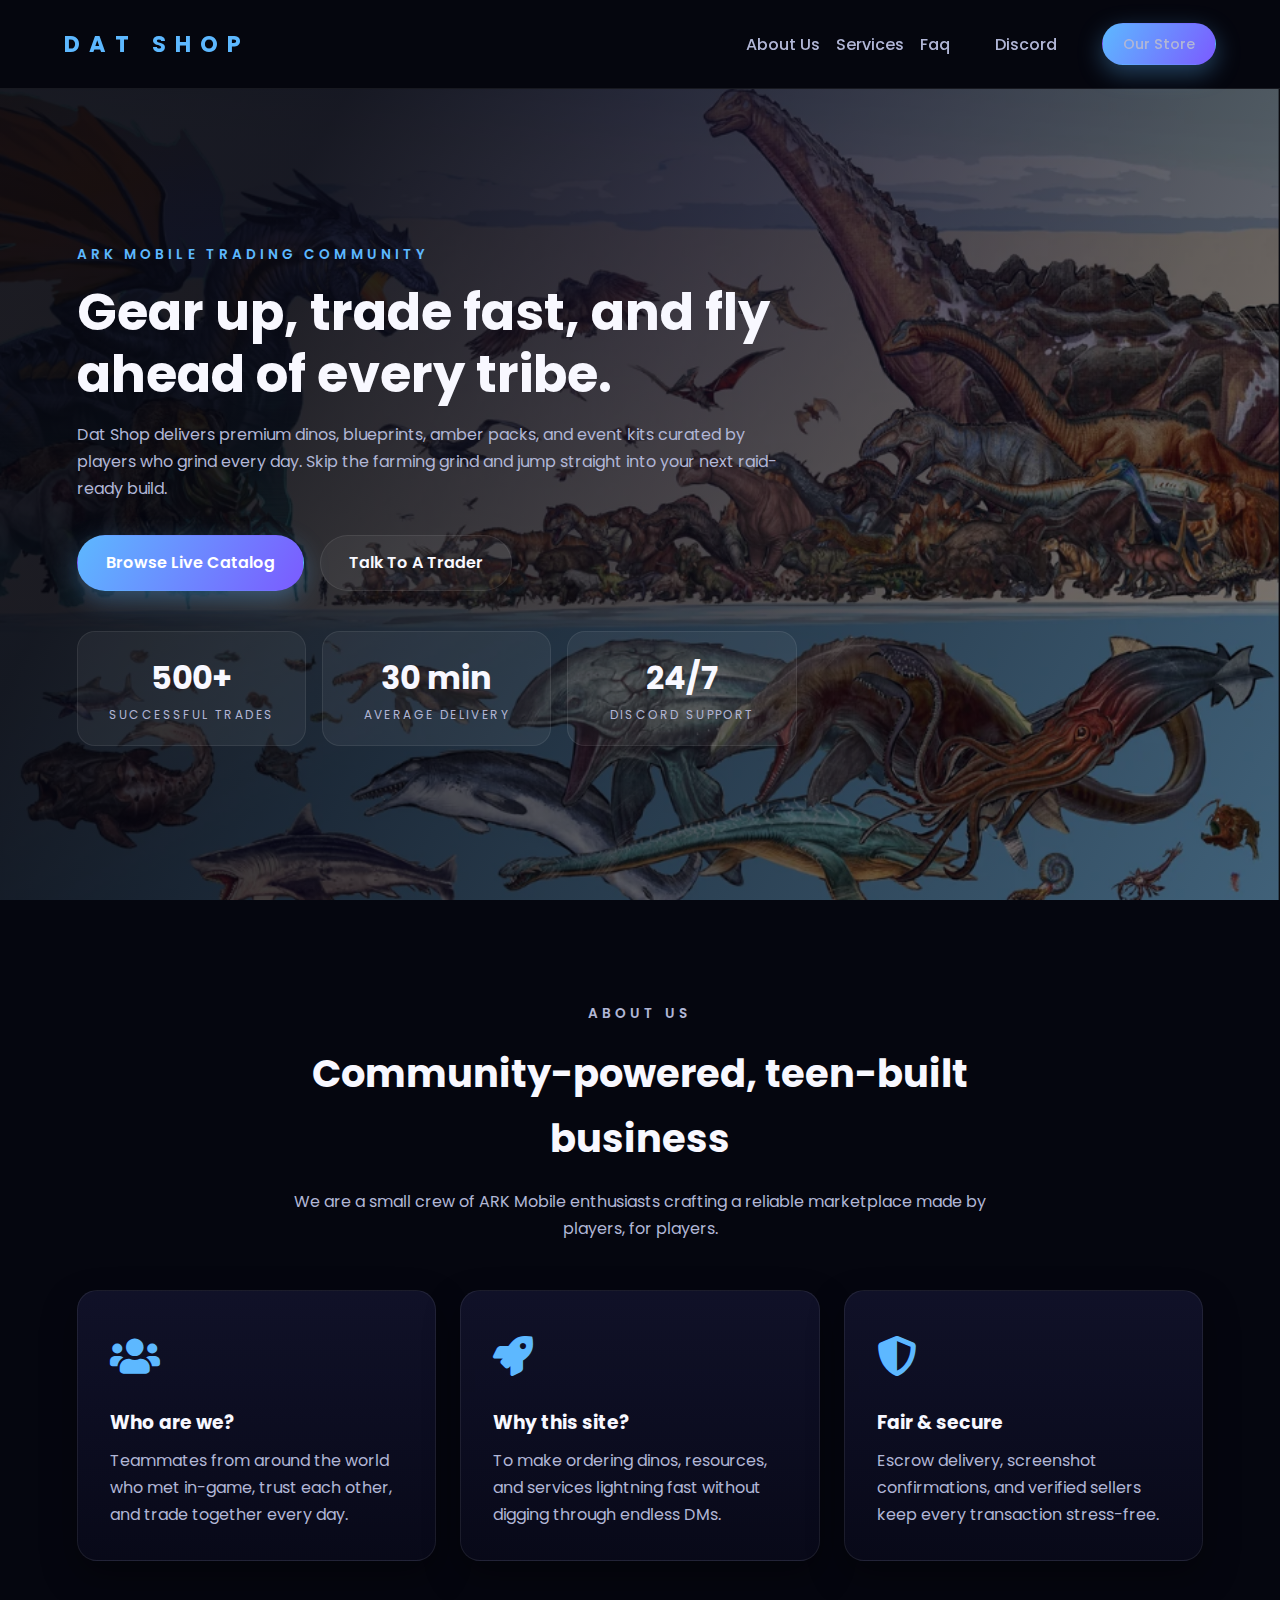
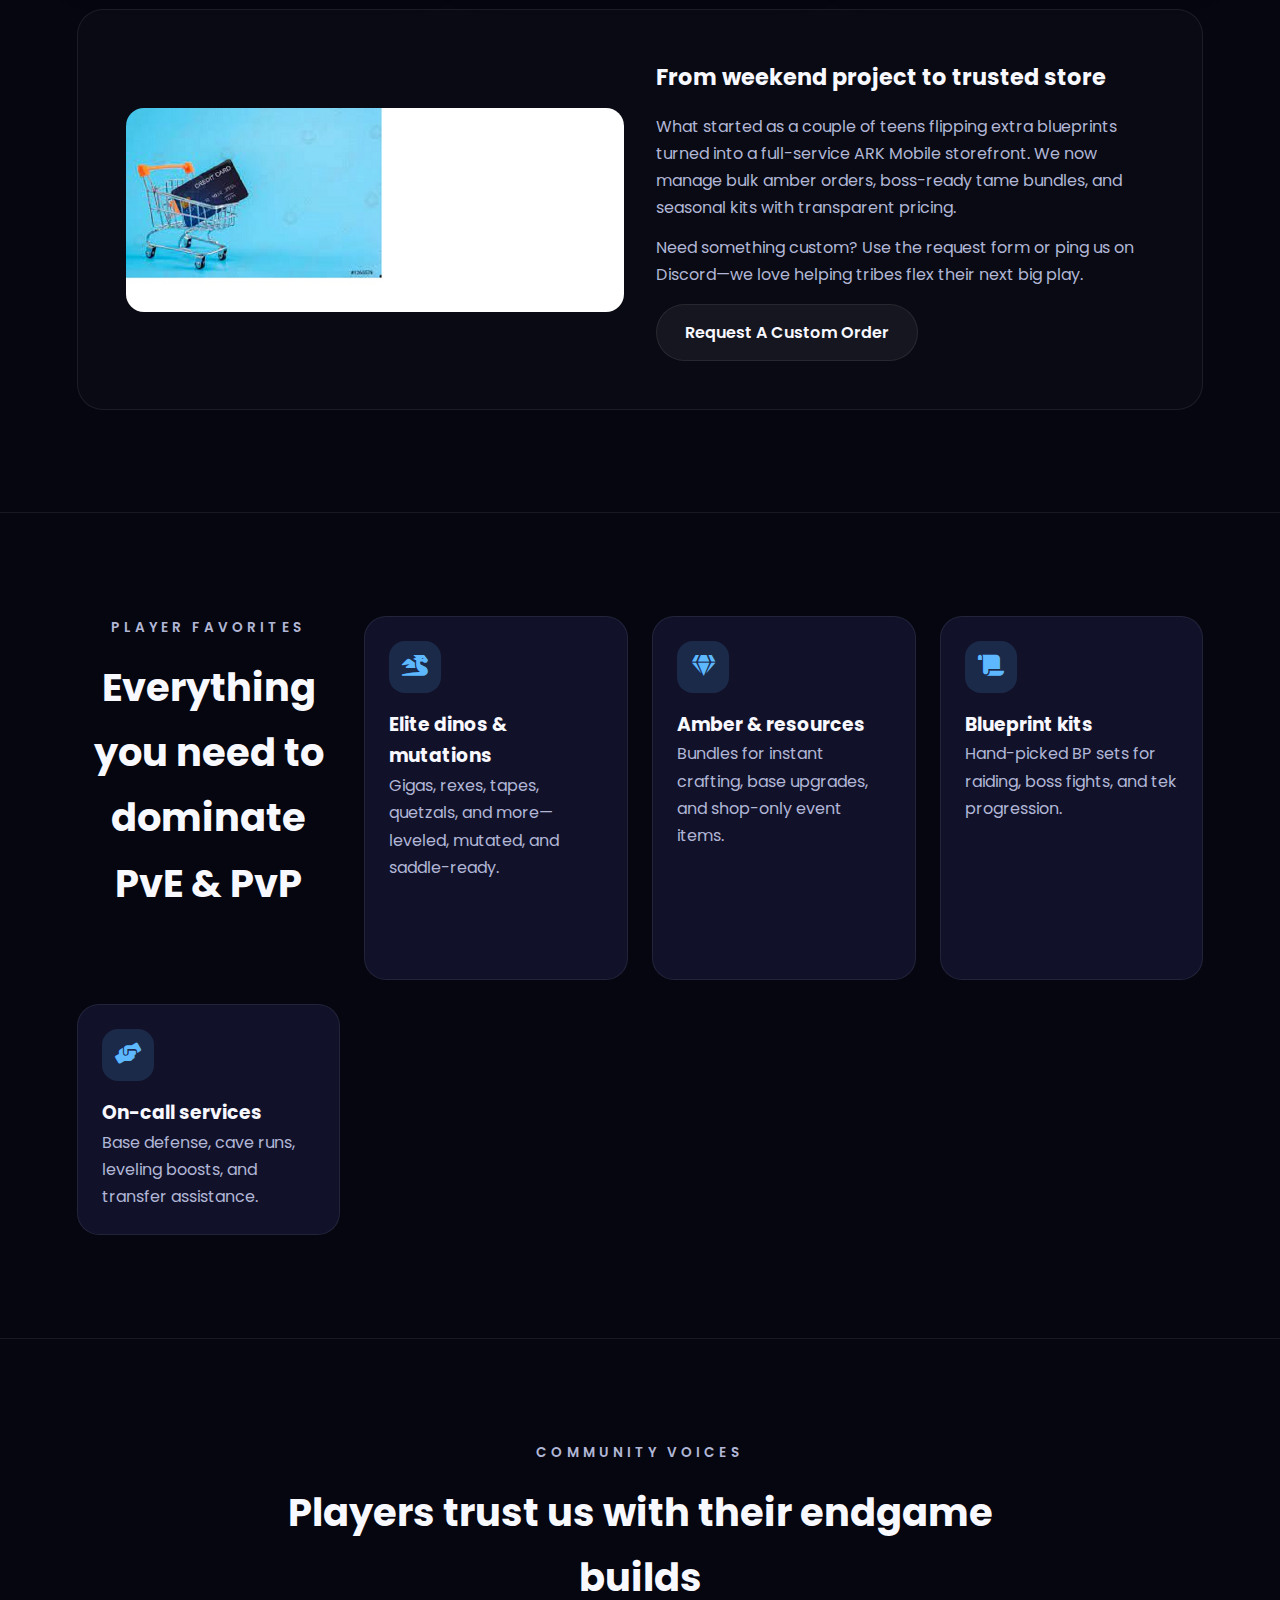
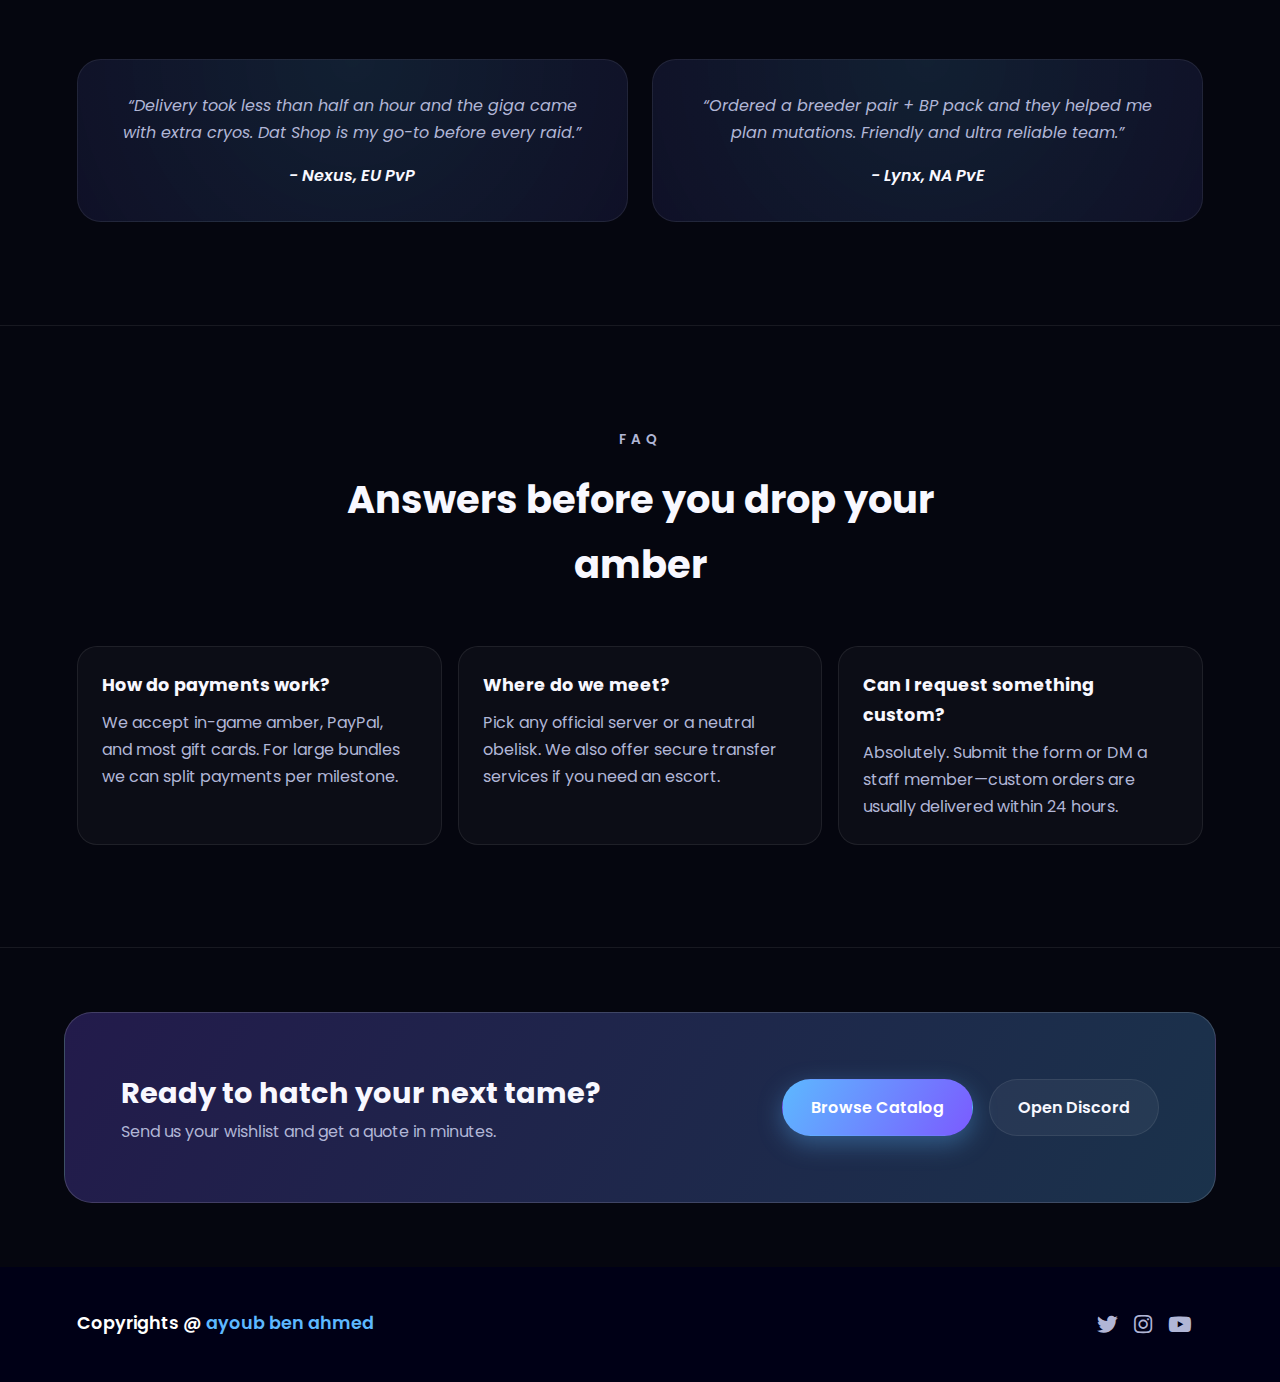
<file: index.html>
<!DOCTYPE html>
<html lang="en">
<head>
    <meta charset="UTF-8">
    <meta http-equiv="X-UA-Compatible" content="IE=edge">
    <meta name="viewport" content="width=device-width, initial-scale=1.0">
    <title>Dat Shop | ARK Mobile Marketplace</title>
    <link rel="stylesheet" href="https://cdnjs.cloudflare.com/ajax/libs/font-awesome/5.15.4/css/all.min.css">
    <link rel="stylesheet" href="style.css">
</head>
<body>
    <header class="header">
        <a href="#top" class="logo">dat shop</a>
        <nav class="nav">
            <a href="#about-us">about us</a>
            <a href="#features">services</a>
            <a href="#faq">faq</a>
            <a href="https://discord.gg/AXBxY3tTHp" class="btn btn-ghost">discord</a>
            <a href="shopdino.html" class="btn btn-primary btn-small">our store</a>
        </nav>
    </header>

    <main>
        <section class="hero" id="top">
            <div class="hero-content">
                <p class="eyebrow">ARK mobile trading community</p>
                <h1>Gear up, trade fast, and fly ahead of every tribe.</h1>
                <p class="hero-text">
                    Dat Shop delivers premium dinos, blueprints, amber packs, and event kits curated by players who
                    grind every day. Skip the farming grind and jump straight into your next raid-ready build.
                </p>
                <div class="hero-cta">
                    <a href="index2.htm" class="btn btn-primary">browse live catalog</a>
                    <a href="https://discord.gg/AXBxY3tTHp" class="btn btn-secondary">talk to a trader</a>
                </div>
                <div class="stats">
                    <div class="stat">
                        <p class="stat-value">500+</p>
                        <p class="stat-label">successful trades</p>
                    </div>
                    <div class="stat">
                        <p class="stat-value">30 min</p>
                        <p class="stat-label">average delivery</p>
                    </div>
                    <div class="stat">
                        <p class="stat-value">24/7</p>
                        <p class="stat-label">discord support</p>
                    </div>
                </div>
            </div>
        </section>

        <section id="about-us" class="content-section">
            <div class="section-title">
                <p class="eyebrow">about us</p>
                <h2>Community-powered, teen-built business</h2>
                <p>We are a small crew of ARK Mobile enthusiasts crafting a reliable marketplace made by players, for players.</p>
            </div>
            <div class="cards-grid">
                <article class="card">
                    <div class="icon"><i class="fas fa-users"></i></div>
                    <h3>Who are we?</h3>
                    <p>Teammates from around the world who met in-game, trust each other, and trade together every day.</p>
                </article>
                <article class="card">
                    <div class="icon"><i class="fas fa-rocket"></i></div>
                    <h3>Why this site?</h3>
                    <p>To make ordering dinos, resources, and services lightning fast without digging through endless DMs.</p>
                </article>
                <article class="card">
                    <div class="icon"><i class="fas fa-shield-alt"></i></div>
                    <h3>Fair & secure</h3>
                    <p>Escrow delivery, screenshot confirmations, and verified sellers keep every transaction stress-free.</p>
                </article>
            </div>
            <div class="story">
                <img src="images/shop.jpeg" alt="Dat Shop team" class="story-image">
                <div class="story-copy">
                    <h4>From weekend project to trusted store</h4>
                    <p>
                        What started as a couple of teens flipping extra blueprints turned into a full-service ARK Mobile storefront.
                        We now manage bulk amber orders, boss-ready tame bundles, and seasonal kits with transparent pricing.
                    </p>
                    <p>
                        Need something custom? Use the request form or ping us on Discord—we love helping tribes flex their next big play.
                    </p>
                    <div class="story-actions">
                        <a href="form.html" class="btn btn-secondary">request a custom order</a>
                    </div>
                </div>
            </div>
        </section>

        <section id="features" class="content-section feature-grid">
            <div class="section-title narrow">
                <p class="eyebrow">player favorites</p>
                <h2>Everything you need to dominate PvE & PvP</h2>
            </div>
            <article class="feature-card">
                <div class="feature-icon"><i class="fas fa-dragon"></i></div>
                <h3>Elite dinos & mutations</h3>
                <p>Gigas, rexes, tapes, quetzals, and more—leveled, mutated, and saddle-ready.</p>
            </article>
            <article class="feature-card">
                <div class="feature-icon"><i class="fas fa-gem"></i></div>
                <h3>Amber & resources</h3>
                <p>Bundles for instant crafting, base upgrades, and shop-only event items.</p>
            </article>
            <article class="feature-card">
                <div class="feature-icon"><i class="fas fa-scroll"></i></div>
                <h3>Blueprint kits</h3>
                <p>Hand-picked BP sets for raiding, boss fights, and tek progression.</p>
            </article>
            <article class="feature-card">
                <div class="feature-icon"><i class="fas fa-hands-helping"></i></div>
                <h3>On-call services</h3>
                <p>Base defense, cave runs, leveling boosts, and transfer assistance.</p>
            </article>
        </section>

        <section class="content-section testimonials" id="voices">
            <div class="section-title">
                <p class="eyebrow">community voices</p>
                <h2>Players trust us with their endgame builds</h2>
            </div>
            <div class="testimonial-grid">
                <article class="testimonial-card">
                    <p>“Delivery took less than half an hour and the giga came with extra cryos. Dat Shop is my go-to before every raid.”</p>
                    <span>- Nexus, EU PvP</span>
                </article>
                <article class="testimonial-card">
                    <p>“Ordered a breeder pair + BP pack and they helped me plan mutations. Friendly and ultra reliable team.”</p>
                    <span>- Lynx, NA PvE</span>
                </article>
            </div>
        </section>

        <section id="faq" class="content-section faq">
            <div class="section-title narrow">
                <p class="eyebrow">faq</p>
                <h2>Answers before you drop your amber</h2>
            </div>
            <div class="faq-grid">
                <article class="faq-item">
                    <h3>How do payments work?</h3>
                    <p>We accept in-game amber, PayPal, and most gift cards. For large bundles we can split payments per milestone.</p>
                </article>
                <article class="faq-item">
                    <h3>Where do we meet?</h3>
                    <p>Pick any official server or a neutral obelisk. We also offer secure transfer services if you need an escort.</p>
                </article>
                <article class="faq-item">
                    <h3>Can I request something custom?</h3>
                    <p>Absolutely. Submit the form or DM a staff member—custom orders are usually delivered within 24 hours.</p>
                </article>
            </div>
        </section>

        <section class="cta-strip" id="contact">
            <div class="cta-content">
                <h3>Ready to hatch your next tame?</h3>
                <p>Send us your wishlist and get a quote in minutes.</p>
            </div>
            <div class="cta-actions">
                <a href="index2.htm" class="btn btn-primary">browse catalog</a>
                <a href="https://discord.gg/AXBxY3tTHp" class="btn btn-secondary">open discord</a>
            </div>
        </section>
    </main>

    <footer class="site-footer">
        <p class="ftitle">Copyrights @ <span>ayoub ben ahmed</span></p>
        <div class="social">
            <a href="#"><i class="fab fa-twitter"></i></a>
            <a href="https://www.instagram.com/ayoub.ahmed.3557440/?hl=fr"><i class="fab fa-instagram"></i></a>
            <a href="https://www.youtube.com/channel/UC_HspOoXYJ6ZdLOut7B8agQ/featured"><i class="fab fa-youtube"></i></a>
        </div>
    </footer>
</body>
</html>
</file>
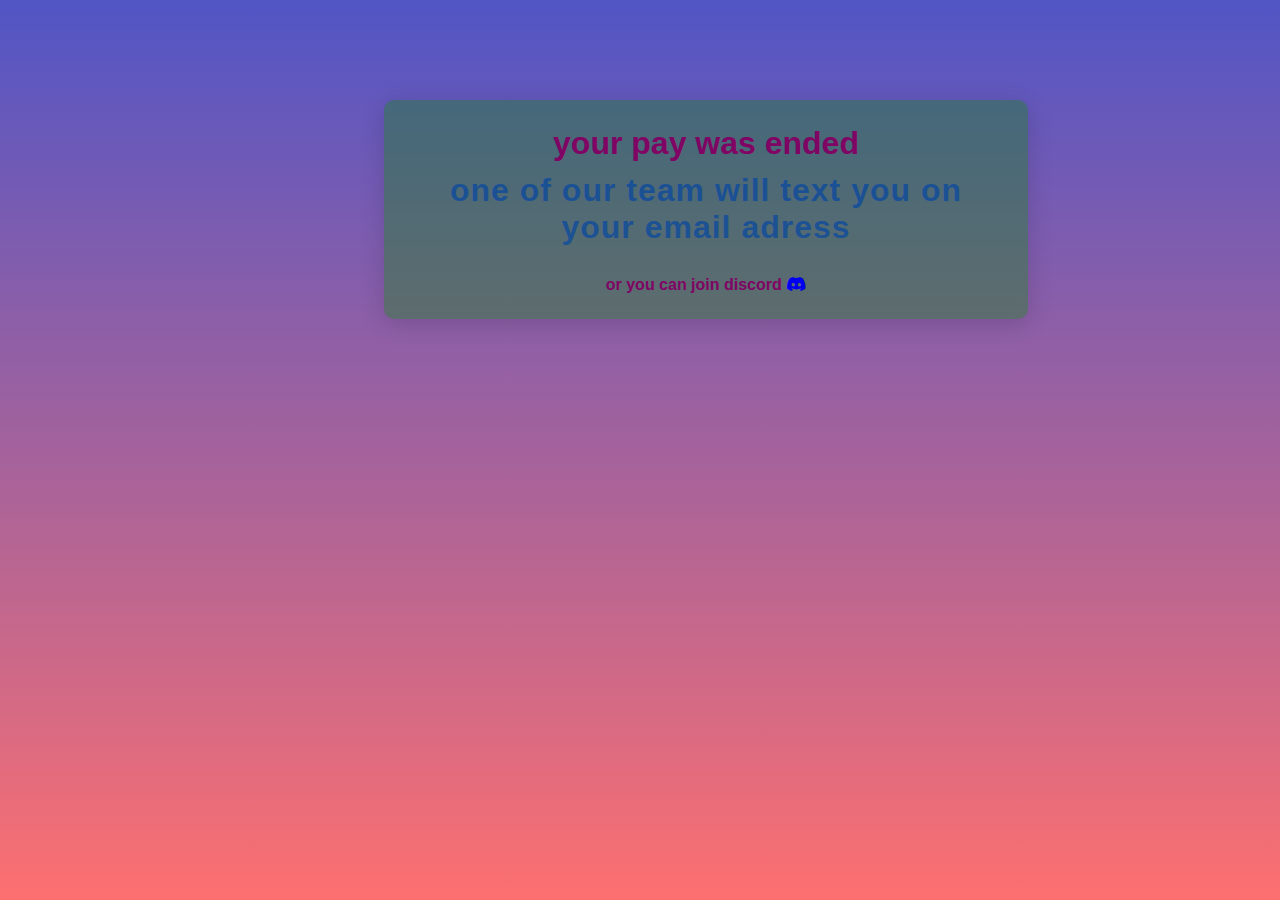
<file: end.html>
<!DOCTYPE html>
<html lang="en">
  <head>
    <meta charset="UTF-8" />
    <meta http-equiv="X-UA-Compatible" content="IE=edge" />
    <link
      rel="stylesheet"
      href="https://cdnjs.cloudflare.com/ajax/libs/font-awesome/5.15.4/css/all.min.css"
    />
    <meta name="viewport" content="width=device-width, initial-scale=1.0" />
    <title>end purchase</title>
    <style>
      * {
        text-align: center;
        font-family: "Poppins", sans-serif;
        margin: 0;
        padding: 0;
        box-sizing: border-box;
        scroll-behavior: smooth;
        text-align: center;
        justify-content: center;
      }
      body {
        background: linear-gradient(0deg, rgba(253, 45, 45, 0.682) 0%, rgba(184,35,79,0.682) 25%, rgba(121,25,110,0.682) 50%, rgba(61,16,140,0.682) 75%, rgba(0,6,170,0.682) 100%);  
        background-size: cover;
        background-position: center;
        background-attachment: fixed;
      }
      h3 {
        color: rgba(0, 69, 165, 0.682);
        font-size: 2em;
        font-weight: 700;
        letter-spacing: 1px;
        margin-top: 10px;
        margin-bottom: 30px;
      }
      div{
        text-align: center;
    background: rgba(17, 132, 11, 0.368);  
    width: 40.25em;
    box-shadow: 0 5px 25px rgba(1, 1, 1, 0.15);
    border-radius: 10px;
    padding: 25px;
    margin: 100px 30%;
    transition: 0.7s ease;
    color: rgb(127, 4, 100);

}
div:hover {
    transform: scale(1.5);
}
      
    </style>
  </head>
  <body>
   <div> <h1>your pay was ended</h1>
    <h3>one of our team will text you on your email adress</h3>
    <h4>
      or you can join discord
      <a href="https://discord.gg/AXBxY3tTHp"><i class="fab fa-discord"></i></a>
    </h4></div>
  </body>
</html>
</file>
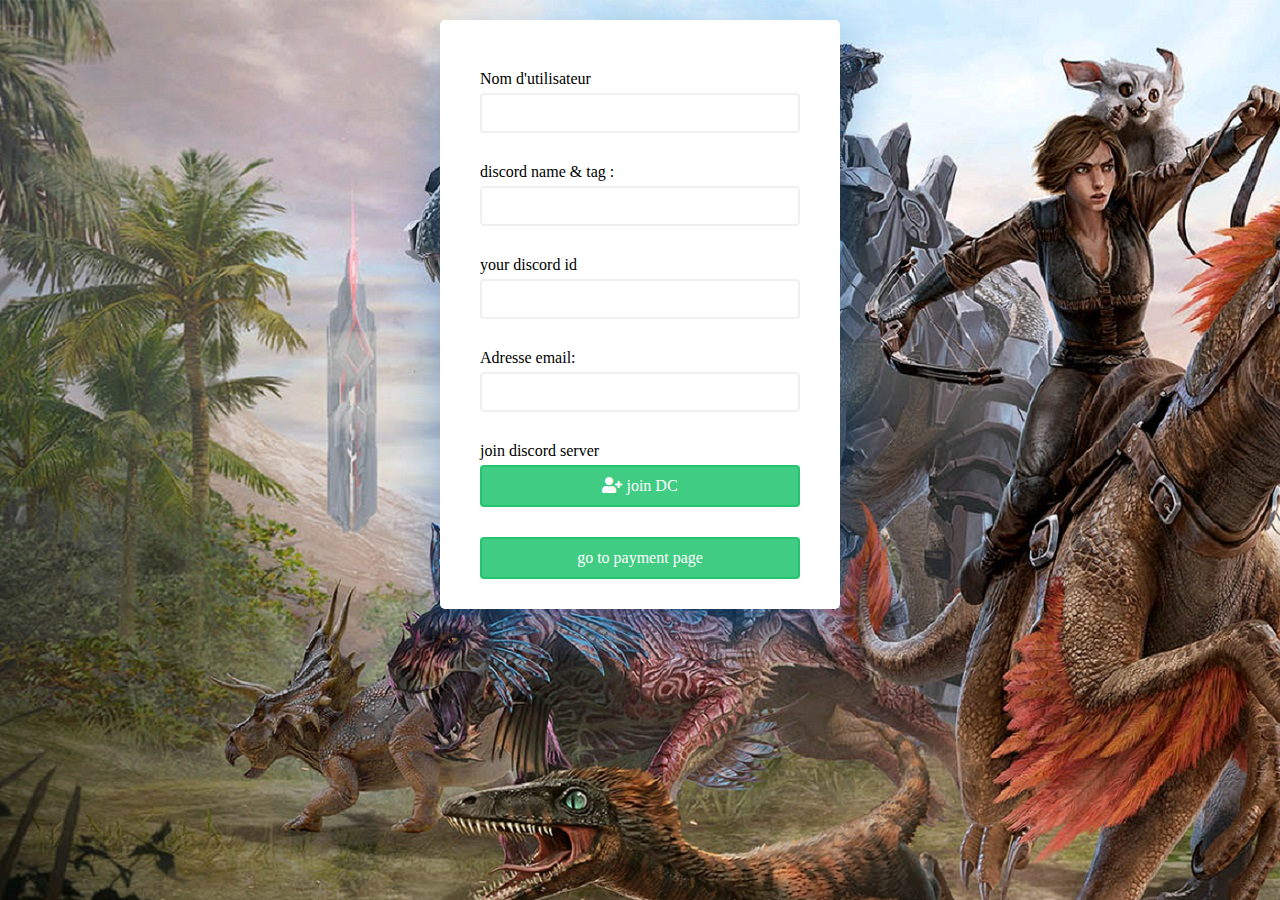
<file: form.html>
<!DOCTYPE html>
<html lang="fr">
<head>
    <meta charset="UTF-8">
    <meta http-equiv="X-UA-Compatible" content="IE=edge">
    <meta name="viewport" content="width=device-width, initial-scale=1.0">
    <title>Gestion de form avec js</title>
    <link rel="stylesheet" href="https://cdnjs.cloudflare.com/ajax/libs/font-awesome/5.15.4/css/all.min.css">
    <style>
        *{
    box-sizing: border-box;
}

body{
    background-image: url("images/wp.jpg");
    font-family: "Open sabs" sans-serif;
    display: flex;
    justify-content: center;
    margin: 20px;
    overflow: hidden;
}
.container{
    background: #fff;
    border-radius: 5px;
    box-shadow: 0 20px 60px rgba(9, 97, 179, 0.5);
    width: 400px;
    max-width: 100%;
}
header{
    background: #f7f7f7;
    border-bottom: 1px solid #f0f0f0;
    padding: 20px 40px;
}
header h2{
    margin: 0;
    text-align: center;
    font-style: italic;
}
.form{
    padding: 30px 40px;
}
.form-control{
    margin-bottom: 10px;
    padding-bottom: 20px;
    position: relative;
}
 label{
    display: inline-block;
    margin-bottom: 5px;
}
 input{
    border:  2px solid #f0f0f0;
    border-radius: 4px;
    display: block;
    font-family: inherit;
    font-size: 14px;
    width: 100%;
    height: 40px;
    padding-left: 10px;
}


a ,button{
    background: #1ec36dd9;
    border: 2px solid #1ec36dd9;
    color: #fff;
    display: block;
    font-family: inherit;
    border-radius: 4px;
    padding: 10px;
    font-size: 16px;
    width: 100%;
    cursor: pointer;
}
a{
    text-decoration: none;
    text-align: center;
}


    </style>
    <script>
        function alpha(ch){
	i=0;
	ch=ch.toUpperCase();
	ok=true;
	do{
		if (("A"<=ch.charAt(i)) &&(ch.charAt(i)<="Z")){
		i++;}
		else{
			ok=false;
		}
	}
	while((i<=ch.length-1)&&(ok==true))
	return ok;
}
function verif1(){
    nom=document.getElementById("t1").value;
    if (nom=="" || !alpha(nom)){
        alert("nom invalide");
        return false;
    }
    dis=document.getElementById("t2").value;
    if (dis.indexOf("#")=0 ){
        alert("discord tag invalide");
        return false
    }
    id=document.getElementById("t3").value;
    if(id.length!=18 || isNaN(id)){
        alert("discord id invalide");
        return false;
    }
    ad=document.getElementById("t4").value;
    if (
          ad.indexOf(".") == -1 ||
          ad.indexOf("@") == -1 ||
          ad.indexOf(".") < ad.indexOf("@")
        ) {
          alert("adresse email invalide");
          return false;
        }
}

    </script>
</head>
<body>
    <div class="container">
        <div class="header">
            <h2></h2>
        </div>
        <form class="form" id="form" action="payment.html" onsubmit="return verif1()">
            <div class="form-control ">
                <label for="">Nom d'utilisateur</label>
                <input type="text" name="T1" size="20" id="t1">

            </div>
            <div class="form-control ">
                <label for="">discord name & tag :</label>
                <input type="text" name="T2" size="20" id="t2">

            </div>
            <div class="form-control">
                <label for="">your discord id</label>
                <input type="text" name="T3" size="20"id="t3">                
            </div>
            <div class="form-control">
                <label for="">Adresse email:</label>
                <input type="email" name="t4" id="t4">                
            </div>
            <div class="form-control">
                <label for="">join discord server </label>
                <a href="https://discord.gg/AXBxY3tTHp"> <i class="fas fa-user-plus"></i> join DC</a>
            </div>
            <button type="submit">go to payment page </button>
        </form>
    </div>
</body>
</html>
</file>
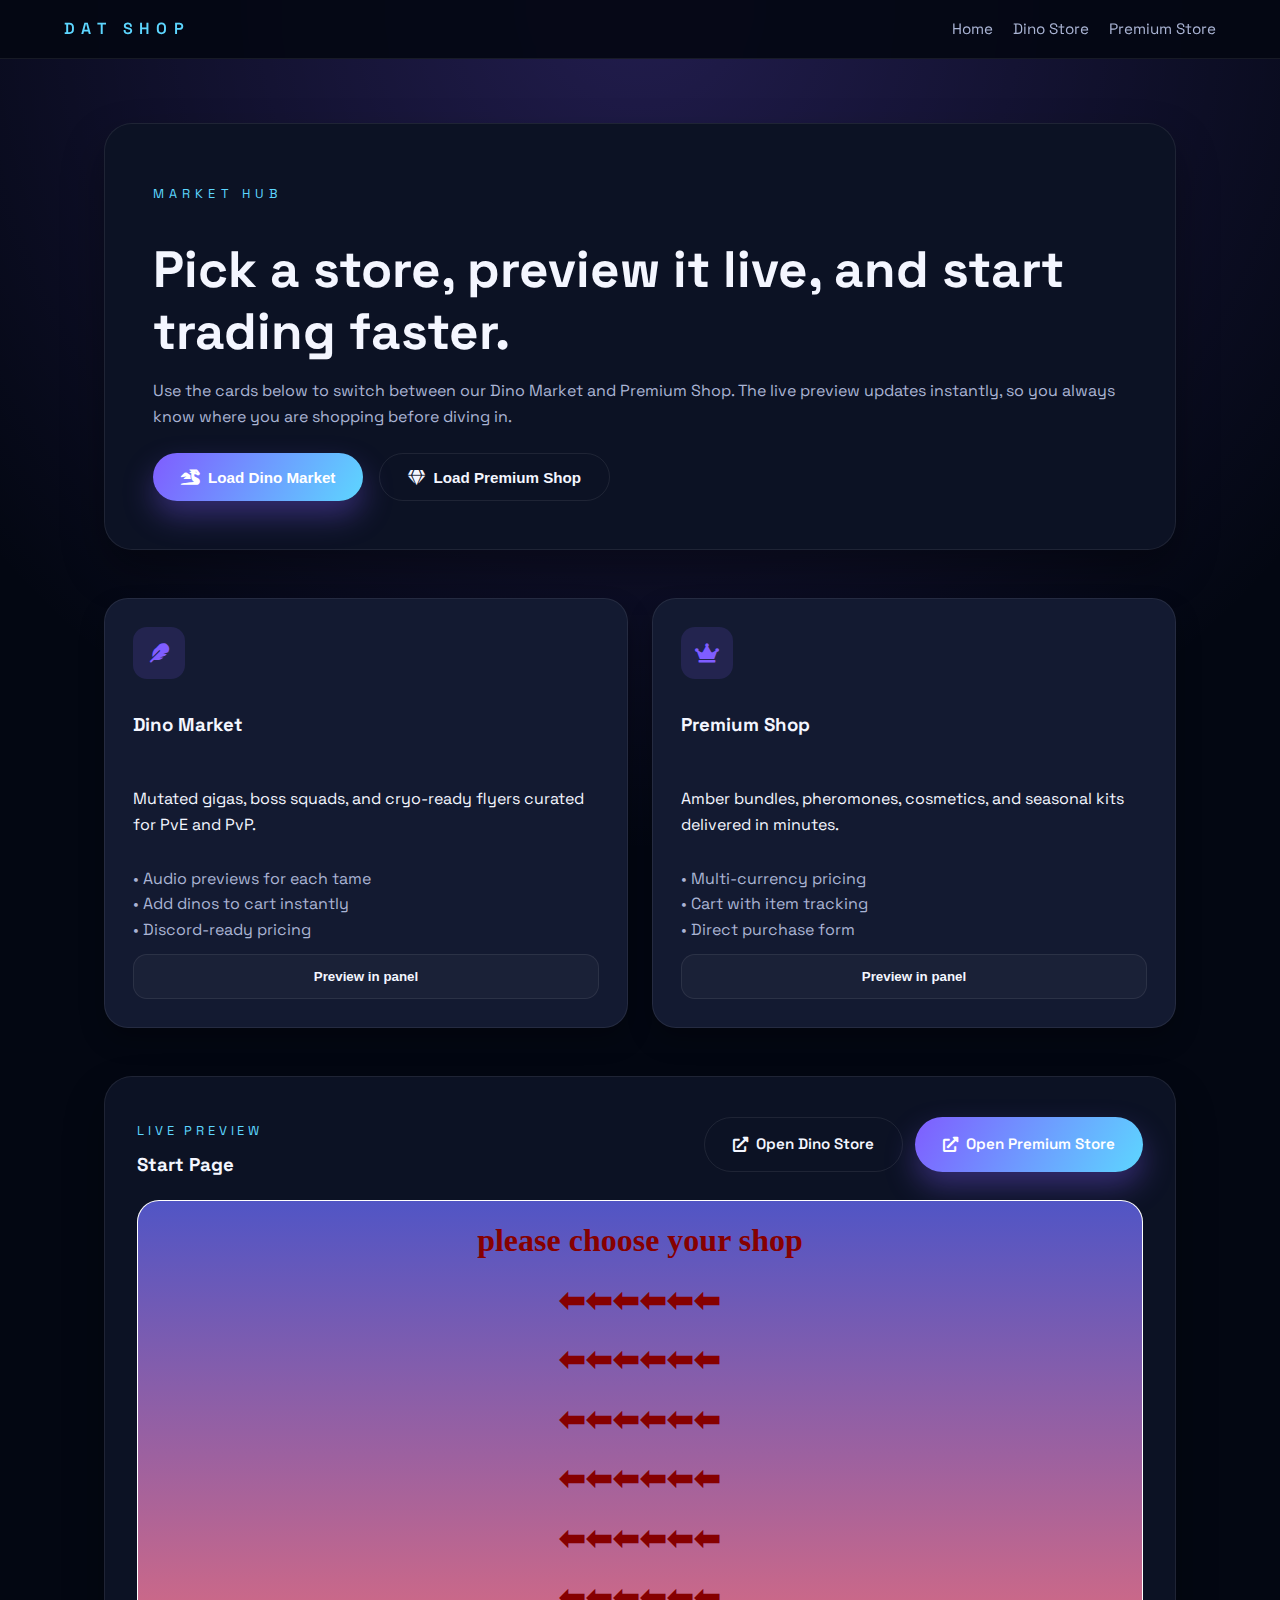
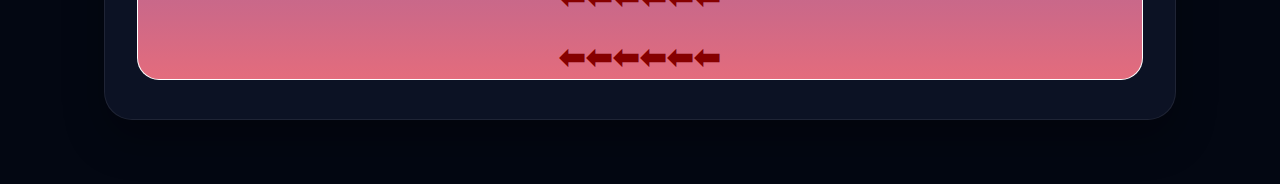
<file: index2.htm>
<!DOCTYPE html>
<html lang="en">
<head>
    <meta charset="UTF-8">
    <meta http-equiv="X-UA-Compatible" content="IE=edge">
    <meta name="viewport" content="width=device-width, initial-scale=1.0">
    <title>Dat Shop | Choose Your Experience</title>
    <link rel="stylesheet" href="https://cdnjs.cloudflare.com/ajax/libs/font-awesome/5.15.4/css/all.min.css">
    <link rel="stylesheet" href="index2.css">
</head>
<body>
    <header class="portal-header">
        <a href="index.html" class="brand">dat shop</a>
        <nav>
            <a href="index.html">home</a>
            <a href="shopdino.html" target="_blank">dino store</a>
            <a href="premiumshop.html" target="_blank">premium store</a>
        </nav>
    </header>

    <main class="portal-main">
        <section class="portal-hero">
            <p class="eyebrow">market hub</p>
            <h1>Pick a store, preview it live, and start trading faster.</h1>
            <p class="lead">
                Use the cards below to switch between our Dino Market and Premium Shop. The live preview updates instantly,
                so you always know where you are shopping before diving in.
            </p>
            <div class="hero-actions">
                <button class="pill" data-shop="shopdino.html" data-label="Dino Market">
                    <i class="fas fa-dragon"></i>
                    Load Dino Market
                </button>
                <button class="pill pill-secondary" data-shop="premiumshop.html" data-label="Premium Shop">
                    <i class="fas fa-gem"></i>
                    Load Premium Shop
                </button>
            </div>
        </section>

        <section class="portal-grid">
            <article class="portal-card">
                <div class="icon"><i class="fas fa-feather"></i></div>
                <h3>Dino Market</h3>
                <p>Mutated gigas, boss squads, and cryo-ready flyers curated for PvE and PvP.</p>
                <ul>
                    <li>• Audio previews for each tame</li>
                    <li>• Add dinos to cart instantly</li>
                    <li>• Discord-ready pricing</li>
                </ul>
                <button class="card-btn" data-shop="shopdino.html" data-label="Dino Market">Preview in panel</button>
            </article>
            <article class="portal-card">
                <div class="icon"><i class="fas fa-crown"></i></div>
                <h3>Premium Shop</h3>
                <p>Amber bundles, pheromones, cosmetics, and seasonal kits delivered in minutes.</p>
                <ul>
                    <li>• Multi-currency pricing</li>
                    <li>• Cart with item tracking</li>
                    <li>• Direct purchase form</li>
                </ul>
                <button class="card-btn" data-shop="premiumshop.html" data-label="Premium Shop">Preview in panel</button>
            </article>
        </section>

        <section class="preview-panel">
            <div class="preview-header">
                <div>
                    <p class="eyebrow small">live preview</p>
                    <h3 id="preview-label">Start Page</h3>
                </div>
                <div class="preview-actions">
                    <a href="shopdino.html" target="_blank" class="pill pill-secondary">
                        <i class="fas fa-external-link-alt"></i>
                        open dino store
                    </a>
                    <a href="premiumshop.html" target="_blank" class="pill">
                        <i class="fas fa-external-link-alt"></i>
                        open premium store
                    </a>
                </div>
            </div>
            <iframe id="shop-frame" src="premier.html" title="Shop preview"></iframe>
        </section>
    </main>

    <script>
        const buttons = document.querySelectorAll('[data-shop]');
        const frame = document.getElementById('shop-frame');
        const label = document.getElementById('preview-label');

        function setPreview(src, text) {
            if (frame) {
                frame.src = src;
            }
            if (label) {
                label.textContent = text;
            }
        }

        buttons.forEach(btn => {
            btn.addEventListener('click', () => {
                setPreview(btn.dataset.shop, btn.dataset.label);
            });
        });
    </script>
</body>
</html>
</file>
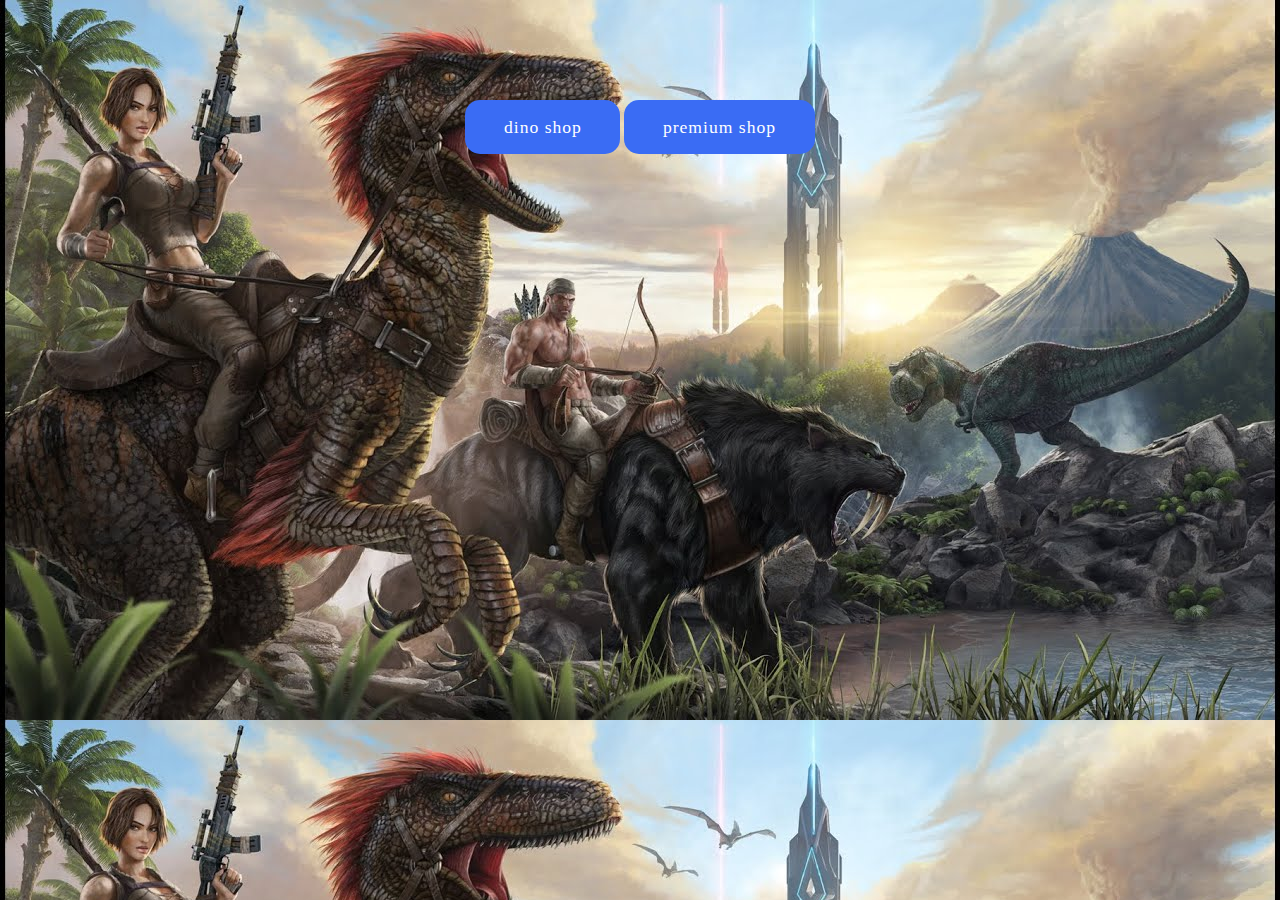
<file: menu.html>
<!DOCTYPE html>
<html lang="en">
<head>
    <meta charset="UTF-8">
    <meta http-equiv="X-UA-Compatible" content="IE=edge">
    <meta name="viewport" content="width=device-width, initial-scale=1.0">
    <title>Document</title>
    <style>
        body{
            margin: 100px 10px;
            text-align: center;
        }
        .btn {
    color: #fff;
    background-color: #3a6cf4;
    text-decoration: none;
    font-size: 1.1em;
    font-weight: 40%;
    display: inline-block;
    padding: 0.9375em 2.1875em;
    letter-spacing: 1px;
    border-radius: 15px;
    margin-bottom: 40px;
    transition: 0.7s ease;

}
body{
background-image: url(images/maxresdefault.jpg);
}
    </style>
</head>
<body>
    <a href="shopdino.html" class="btn" target="principal">dino shop</a>
    <a href="premiumshop.html" class="btn" target="principal">premium shop</a>

</body>
</html>
</file>
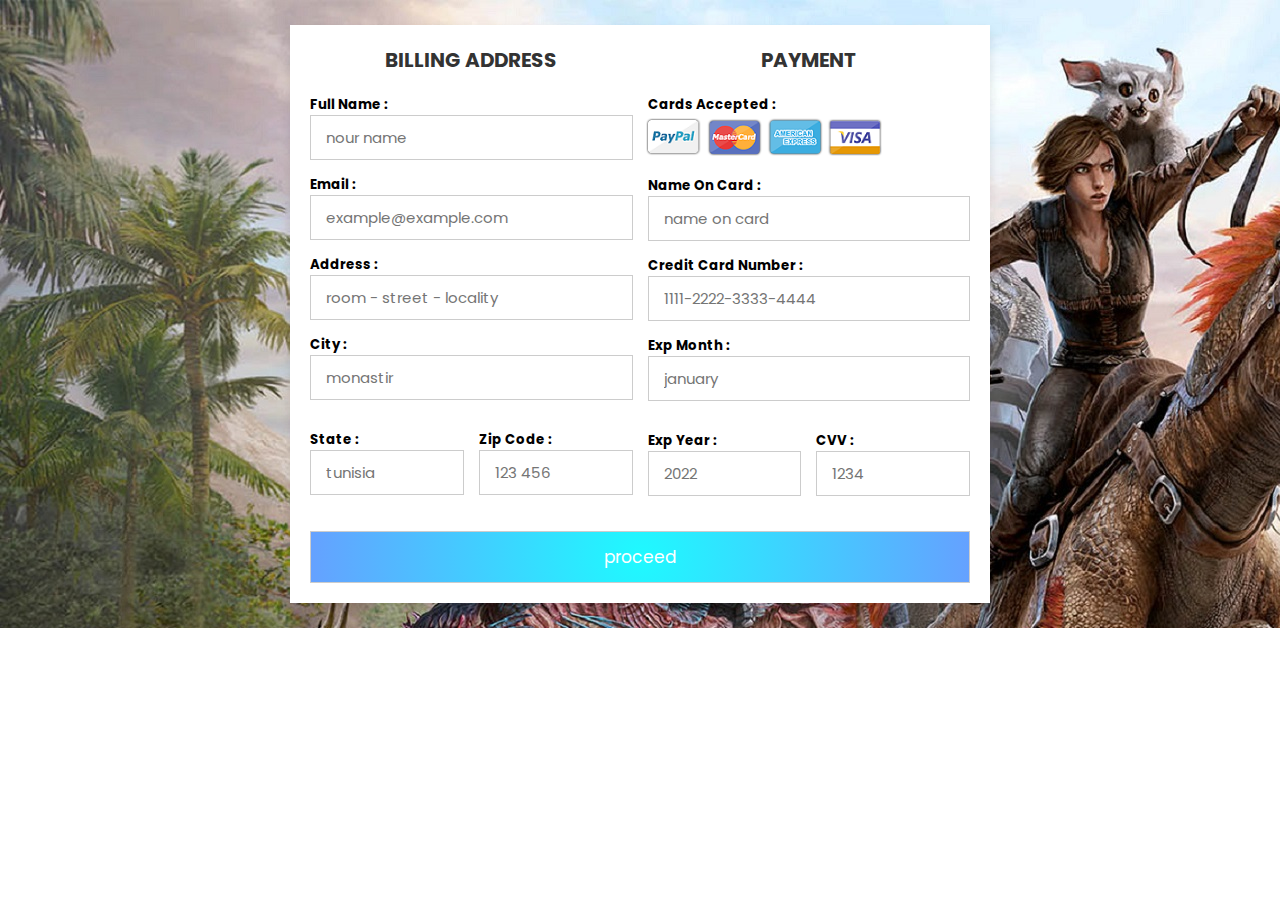
<file: payment.html>
<!DOCTYPE html>
<html lang="en">
<head>
    <meta charset="UTF-8">
    <meta http-equiv="X-UA-Compatible" content="IE=edge">
    <meta name="viewport" content="width=device-width, initial-scale=1.0">
    
<style>
    @import url('https://fonts.googleapis.com/css2?family=Poppins:wght@100;300;400;500;600&display=swap');


*{
  font-family: 'Poppins', sans-serif;
  margin:0; padding:0;
  box-sizing: border-box;
  outline: none; border:none;
  text-transform: capitalize;
  transition: all .2s linear;
}

.row{
  display: flex;
  flex-wrap: wrap;
  gap:15px;
}
.container{
  display: flex;
  justify-content: center;
  align-items: center;
  padding:25px;
  background-image: url("images/wp.jpg");
}

form{
  background: rgba(217, 0, 0, 0.881);
  padding:20px;
  width:700px;
  background: #fff;
  box-shadow: 0 5px 10px rgba(0,0,0,.1);
  background-size: cover;
    background-position: center;
    background-attachment: fixed;
    background-repeat: no-repeat;
}
.title{
  font-size: 20px;
  color:#333;
  padding-bottom: 5px;
  text-transform: uppercase;
  text-align: center;
}


.box{
  margin:15px 0;
}
.row .col .title{
  font-size: 20px;
  color:#333;
  padding-bottom: 5px;
  text-transform: uppercase;
}
.row .col{
  flex:1 1 250px;
}
h3{
  margin-bottom: 10px;
  display: block;
}

input{
  width: 100%;
  border:1px solid #ccc;
  padding:10px 15px;
  font-size: 15px;
  text-transform: none;
}

.box input:focus{
  border:1px solid #000;
}



.box img{
  height: 34px;
  margin-top: 5px;
  filter: drop-shadow(0 0 1px #000);
}

 .btn{
  width: 100%;
  padding:12px;
  font-size: 17px;
  background: radial-gradient(circle, rgba(30,250,255,1) 0%, rgba(101,161,255,1) 100%);
  color:#fff;
  margin-top: 5px;
  cursor: pointer;
}
 .btn:hover{
  background: #2ecc71;
  
}
form .row .col .flex{
  display: flex;
  gap:15px;
}
</style>
<script>
 function alpha(ch){
	i=0;
	ch=ch.toUpperCase();
	ok=true;
	do{
		if (("A"<=ch.charAt(i)) &&(ch.charAt(i)<="Z")){
		i++;}
		else{
			ok=false;
		}
	}
	while((i<=ch.length-1)&&(ok==true))
	return ok;
}
function verif(){
    nom=document.getElementById("t1").value;
    if (nom=="" || !alpha(nom)){
        alert("nom invalide");
        return false;
    }
    ad=document.getElementById("t2").value;
    if (
          ad.indexOf(".") == -1 ||
          ad.indexOf("@") == -1 ||
          ad.indexOf(".") < ad.indexOf("@")
        ) {
          alert("adresse email invalide");
          return false;
        }
  
    zip=document.getElementById("t3").value;
    if(zip.length>6 || isNaN(zip)){
        alert("zip code invalide");
        return false;
    }
    nomcart=document.getElementById("t4").value;
    if (nomcart=="" || !alpha(nomcart)){
        alert("nom sur cart invalide");
        return false;
    }
    exp=document.getElementById("t5").value;
    if(Number(id)<2022 || isNaN(exp) || exp ==""){
        alert("exp year invalide");
        return false;
    }
    code=document.getElementById("t6").value;
    if(id.length!=4 || isNaN(cod) || exp ==""){
        alert("exp year invalide");
        return false;
    }
}
</script>
</head>
<body>

<div class="container">

<form action="end.html" method="post" onsubmit="return verif()">
        <div class="row">
            <div class="col">

                <h3 class="title">billing address</h3>

                <div class="box">
                    <h5>full name :</h5>
                    <input type="text" placeholder="nour name" id="t1">
                </div>
                <div class="box">
                    <h5>email :</h5>
                    <input type="email" placeholder="example@example.com" id="t2">
                </div>
                <div class="box">
                    <h5>address :</h5>
                    <input type="text" placeholder="room - street - locality"  >
                </div>
                <div class="box">
                    <h5>city :</h5>
                    <input type="text" placeholder="monastir" >
                </div>

                <div class="flex">
                    <div class="box">
                        <h5>state :</h5>
                        <input type="text" placeholder="tunisia">
                    </div>
                    <div class="box">
                        <h5>zip code :</h5>
                        <input type="text" placeholder="123 456" id="t3">
                    </div>
                </div>
            </div>

            <div class="col">

                <h3 class="title">payment</h3>

                <div class="box">
                    <h5>cards accepted :</h5>
                    <img src="images/card_img.png" alt="">
                </div>
                <div class="box">
                    <h5>name on card :</h5>
                    <input type="text" placeholder="name on card" id="t4">
                </div>
                <div class="box">
                    <h5>credit card number :</h5>
                    <input type="number" placeholder="1111-2222-3333-4444">
                </div>
                <div class="box">
                    <h5>exp month :</h5>
                    <input type="text" placeholder="january">
                </div>

                <div class="flex">
                    <div class="box">
                        <h5>exp year :</h5>
                        <input type="number" placeholder="2022" id="t5">
                    </div>
                    <div class="box">
                        <h5>CVV :</h5>
                        <input type="text" placeholder="1234" id="t6">
                    </div>
                </div>

            </div>
        

        <input type="submit" value="proceed" class="btn" onclick="verif1()">
    </form>

</div>    
    
</body>
</html>
</file>
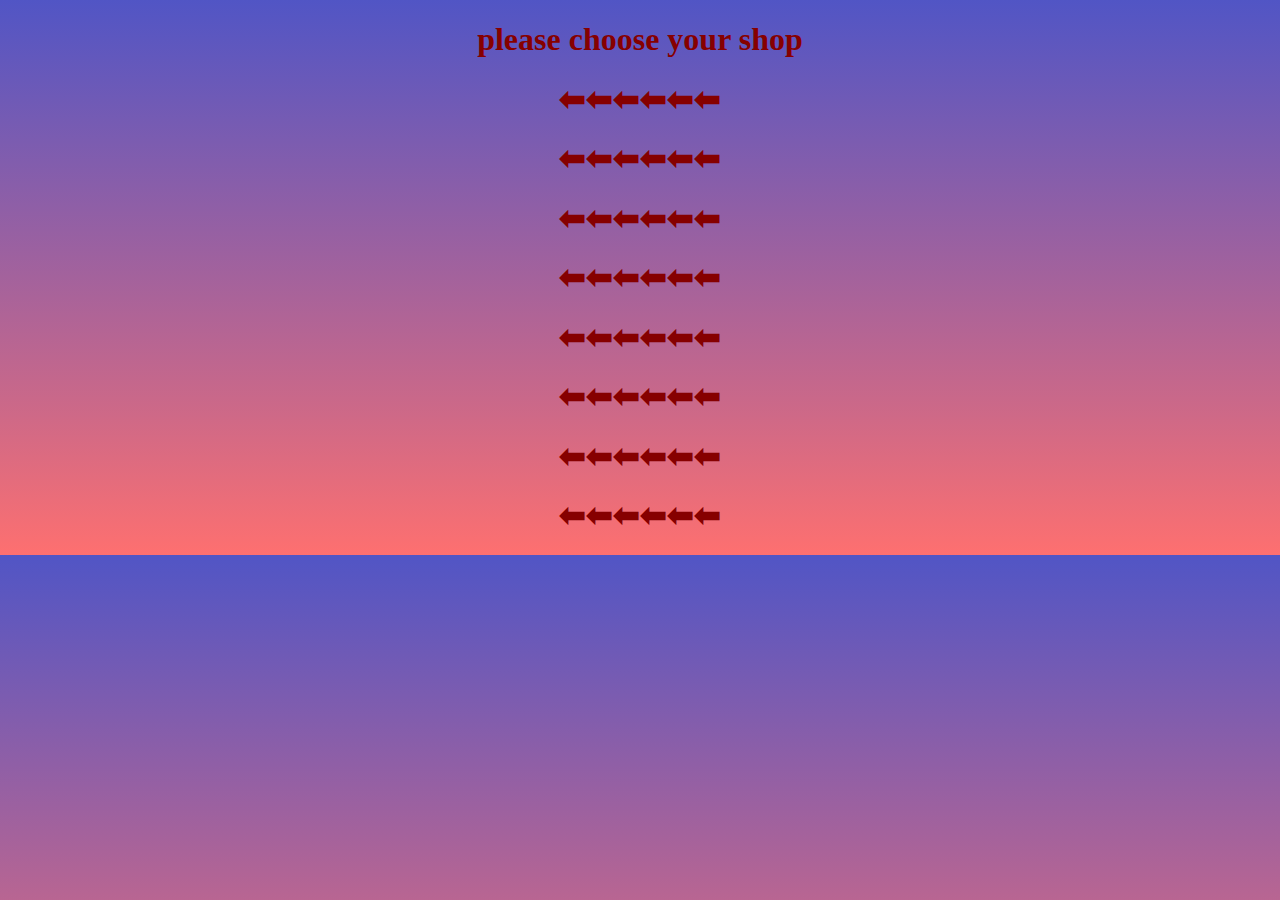
<file: premier.html>
<!DOCTYPE html>
<html lang="en">
<head>
    <meta charset="UTF-8">
    <meta http-equiv="X-UA-Compatible" content="IE=edge">
    <meta name="viewport" content="width=device-width, initial-scale=1.0">
    <title>Document</title>
    <style>
        h1{
            text-align: center;
            color: rgb(134, 0, 0);
        }
        body{
            background: linear-gradient(0deg, rgba(253, 45, 45, 0.682) 0%, rgba(184,35,79,0.682) 25%, rgba(121,25,110,0.682) 50%, rgba(61,16,140,0.682) 75%, rgba(0,6,170,0.682) 100%);  
        }
    </style>
</head>
<body>
    <h1>please choose your shop</h1>
       <h1> ⬅⬅⬅⬅⬅⬅</h1>
       <h1> ⬅⬅⬅⬅⬅⬅</h1>
       <h1> ⬅⬅⬅⬅⬅⬅</h1>
       <h1> ⬅⬅⬅⬅⬅⬅</h1>
       <h1> ⬅⬅⬅⬅⬅⬅</h1>
       <h1> ⬅⬅⬅⬅⬅⬅</h1>
       <h1> ⬅⬅⬅⬅⬅⬅</h1>
       <h1> ⬅⬅⬅⬅⬅⬅</h1>
    
</body>
</html>
</file>
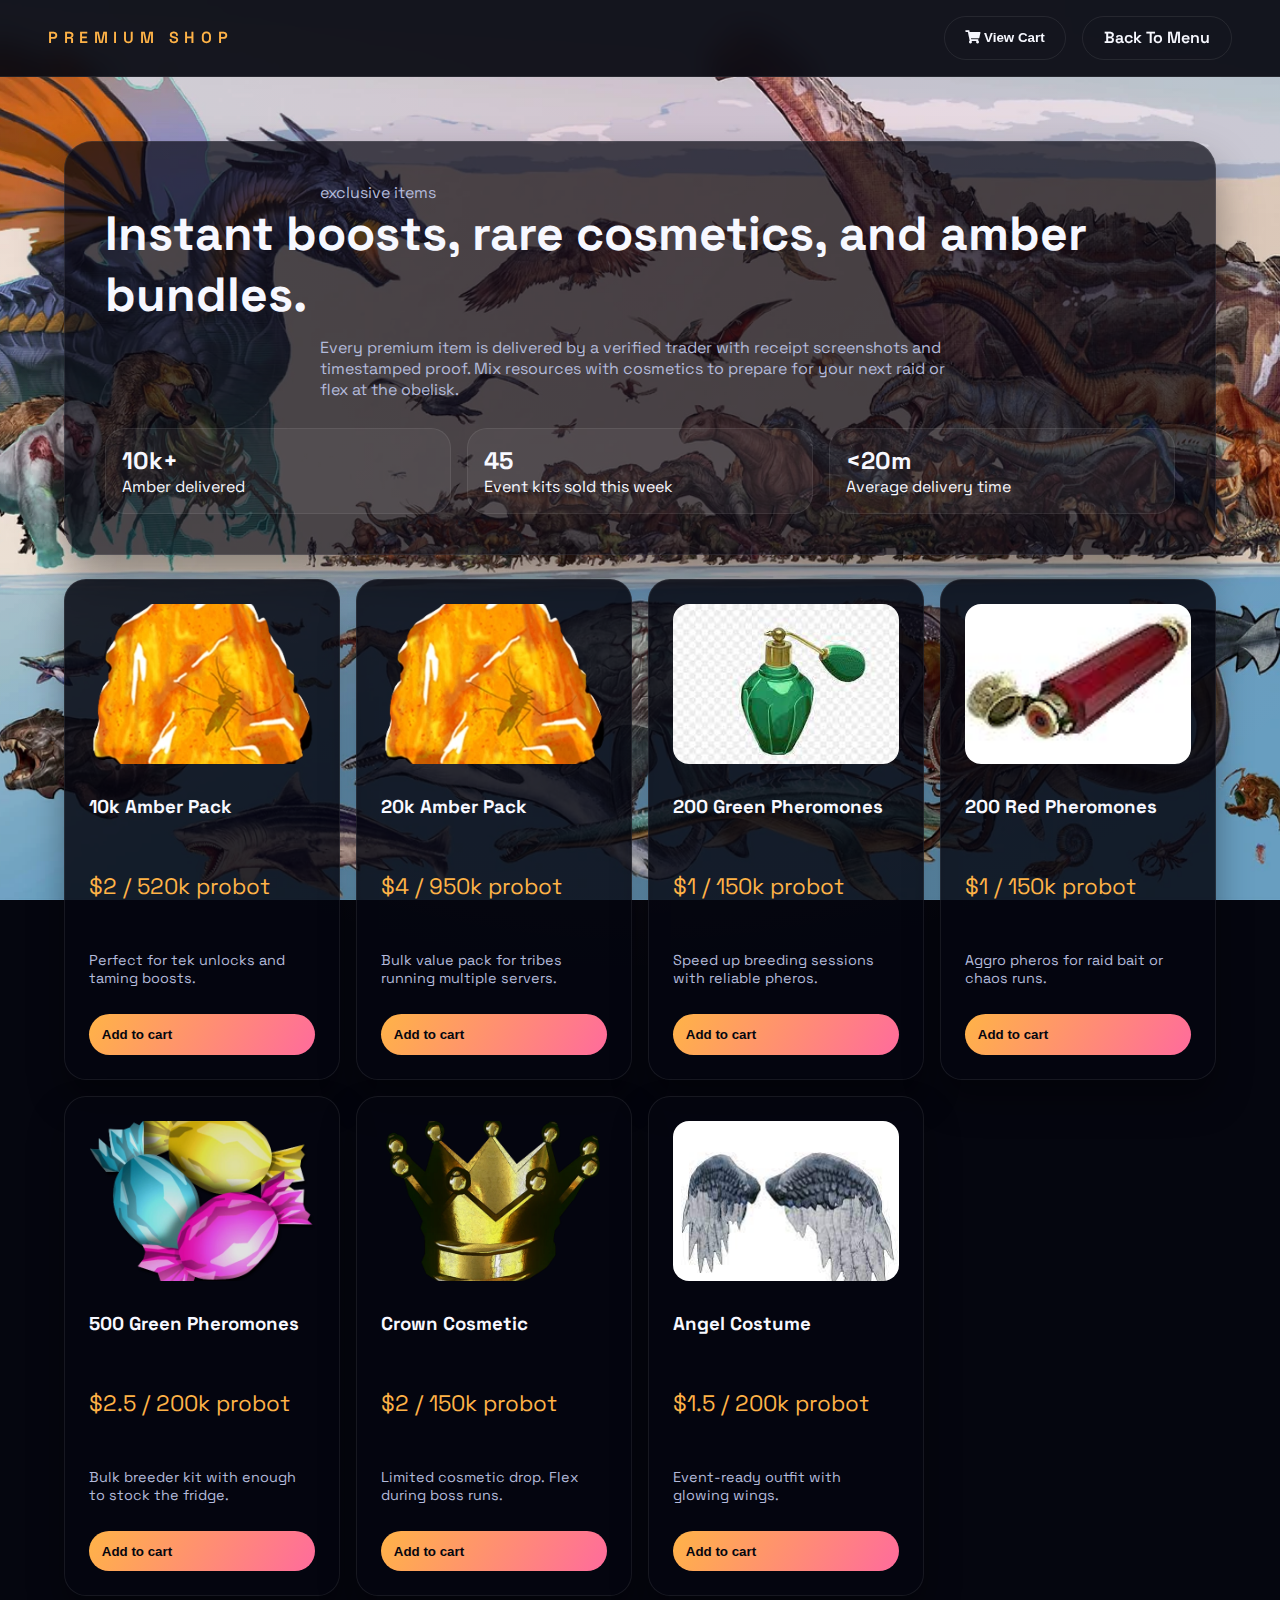
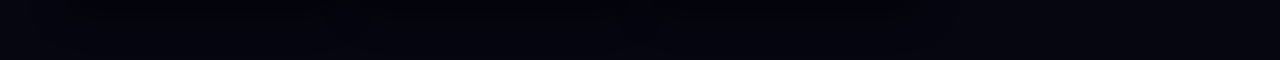
<file: premiumshop.html>
<!DOCTYPE html>
<html lang="en">
  <head>
    <meta charset="UTF-8" />
    <meta http-equiv="X-UA-Compatible" content="IE=edge" />
    <meta name="viewport" content="width=device-width, initial-scale=1.0" />
    <title>Dat Shop | Premium Store</title>
    <link
      rel="stylesheet"
      href="https://cdnjs.cloudflare.com/ajax/libs/font-awesome/5.15.4/css/all.min.css"
    />
    <link rel="stylesheet" href="cart.css" />
    <script src="script.js" defer></script>
    <style>
      @import url('https://fonts.googleapis.com/css2?family=Space+Grotesk:wght@400;500;600&display=swap');

      :root {
        --bg: #05060f;
        --panel: #0e1324;
        --card: #151c35;
        --accent: #ffb347;
        --accent-2: #ff6b9c;
        --text: #f7f8ff;
        --muted: #b3badb;
        --border: rgba(255, 255, 255, 0.08);
      }

      * {
        box-sizing: border-box;
      }

      body {
        margin: 0;
        font-family: 'Space Grotesk', sans-serif;
        background: radial-gradient(circle at top, rgba(255, 107, 156, 0.15), transparent 55%),
          url('images/back.webp') center/cover fixed,
          var(--bg);
        color: var(--text);
        min-height: 100vh;
      }

      a {
        text-decoration: none;
      }

      .shop-header {
        position: sticky;
        top: 0;
        z-index: 99;
        display: flex;
        justify-content: space-between;
        align-items: center;
        padding: 1rem clamp(1rem, 4vw, 3rem);
        background: rgba(5, 6, 15, 0.92);
        border-bottom: 1px solid var(--border);
        backdrop-filter: blur(12px);
      }

      .shop-header .brand {
        text-transform: uppercase;
        letter-spacing: 0.35em;
        font-weight: 600;
        color: var(--accent);
      }

      .shop-header nav {
        display: flex;
        gap: 1rem;
        flex-wrap: wrap;
      }

      .shop-header button,
      .shop-header a {
        border-radius: 999px;
        border: 1px solid var(--border);
        padding: 0.65rem 1.3rem;
        background: transparent;
        color: var(--text);
        font-weight: 600;
        cursor: pointer;
        text-transform: capitalize;
      }

      .shop-header button:hover,
      .shop-header a:hover {
        border-color: rgba(255, 255, 255, 0.35);
      }

      .premium-wrapper {
        padding: clamp(1.5rem, 5vw, 4rem);
        display: grid;
        grid-template-columns: repeat(auto-fit, minmax(280px, 1fr));
        gap: 1.5rem;
      }

      .shop-info {
        grid-column: 1 / -1;
        background: rgba(5, 6, 15, 0.7);
        border: 1px solid var(--border);
        border-radius: 28px;
        padding: clamp(1.5rem, 4vw, 2.5rem);
        text-align: center;
        box-shadow: 0 25px 45px rgba(0, 0, 0, 0.4);
      }

      .shop-info h1 {
        margin: 0 0 0.75rem 0;
        font-size: clamp(2rem, 4vw, 3rem);
      }

      .shop-info p {
        margin: 0 auto;
        max-width: 640px;
        color: var(--muted);
      }

      .stats-row {
        margin-top: 1.75rem;
        display: grid;
        grid-template-columns: repeat(auto-fit, minmax(140px, 1fr));
        gap: 1rem;
      }

      .stat-card {
        border-radius: 20px;
        padding: 1rem;
        background: rgba(255, 255, 255, 0.05);
        border: 1px solid var(--border);
      }

      .stat-card strong {
        display: block;
        font-size: 1.5rem;
      }

      .product-grid {
        grid-column: 1 / -1;
        display: grid;
        grid-template-columns: repeat(auto-fit, minmax(250px, 1fr));
        gap: 1rem;
      }

      .product-card {
        background: rgba(5, 6, 15, 0.85);
        border: 1px solid var(--border);
        border-radius: 22px;
        padding: 1.5rem;
        display: flex;
        flex-direction: column;
        gap: 0.8rem;
        box-shadow: 0 20px 35px rgba(0, 0, 0, 0.35);
      }

      .product-card img {
        width: 100%;
        border-radius: 16px;
        height: 160px;
        object-fit: cover;
      }

      .price {
        font-size: 1.4rem;
        color: var(--accent);
      }

      .meta {
        color: var(--muted);
        font-size: 0.9rem;
      }

      .product-card button {
        margin-top: auto;
        border-radius: 999px;
        border: none;
        background: linear-gradient(120deg, var(--accent) 0%, var(--accent-2) 100%);
        color: #05060f;
        font-weight: 700;
        padding: 0.8rem;
        cursor: pointer;
      }

      #shopping-cart {
        margin: 0 clamp(1.5rem, 5vw, 4rem) 3rem;
      }
    </style>
  </head>
  <body>
    <header class="shop-header">
      <span class="brand">premium shop</span>
      <nav>
        <button onclick="hide()">
          <i class="fas fa-shopping-cart"></i>
          view cart
        </button>
        <a href="menu.html">back to menu</a>
      </nav>
    </header>

    <main class="premium-wrapper">
      <section class="shop-info">
        <p class="eyebrow">exclusive items</p>
        <h1>Instant boosts, rare cosmetics, and amber bundles.</h1>
        <p>
          Every premium item is delivered by a verified trader with receipt screenshots and timestamped proof. Mix
          resources with cosmetics to prepare for your next raid or flex at the obelisk.
        </p>
        <div class="stats-row">
          <div class="stat-card">
            <strong>10k+</strong>
            Amber delivered
          </div>
          <div class="stat-card">
            <strong>45</strong>
            Event kits sold this week
          </div>
          <div class="stat-card">
            <strong>&lt;20m</strong>
            Average delivery time
          </div>
        </div>
      </section>

      <section class="product-grid">
        <article class="product-card">
          <img src="images/amber.webp" alt="Amber bundle" />
          <h3>10k Amber Pack</h3>
          <p class="price">$2 / 520k probot</p>
          <p class="meta">Perfect for tek unlocks and taming boosts.</p>
          <button onclick="myfunction('10k amber pack', 2)">Add to cart</button>
        </article>
        <article class="product-card">
          <img src="images/amber.webp" alt="Amber bundle" />
          <h3>20k Amber Pack</h3>
          <p class="price">$4 / 950k probot</p>
          <p class="meta">Bulk value pack for tribes running multiple servers.</p>
          <button onclick="myfunction('20k amber pack', 4)">Add to cart</button>
        </article>
        <article class="product-card">
          <img src="images/green.jpeg" alt="Green pheromones" />
          <h3>200 Green Pheromones</h3>
          <p class="price">$1 / 150k probot</p>
          <p class="meta">Speed up breeding sessions with reliable pheros.</p>
          <button onclick="myfunction('200 green pheromones', 1)">Add to cart</button>
        </article>
        <article class="product-card">
          <img src="images/red.jpeg" alt="Red pheromones" />
          <h3>200 Red Pheromones</h3>
          <p class="price">$1 / 150k probot</p>
          <p class="meta">Aggro pheros for raid bait or chaos runs.</p>
          <button onclick="myfunction('200 red pheromones', 1)">Add to cart</button>
        </article>
        <article class="product-card">
          <img src="images/candy.webp" alt="Green pheromones stack" />
          <h3>500 Green Pheromones</h3>
          <p class="price">$2.5 / 200k probot</p>
          <p class="meta">Bulk breeder kit with enough to stock the fridge.</p>
          <button onclick="myfunction('500 green pheromones', 2.5)">Add to cart</button>
        </article>
        <article class="product-card">
          <img src="images/croun.webp" alt="Crown" />
          <h3>Crown Cosmetic</h3>
          <p class="price">$2 / 150k probot</p>
          <p class="meta">Limited cosmetic drop. Flex during boss runs.</p>
          <button onclick="myfunction('crown cosmetic', 2)">Add to cart</button>
        </article>
        <article class="product-card">
          <img src="images/angle.jpeg" alt="Angel costume" />
          <h3>Angel Costume</h3>
          <p class="price">$1.5 / 200k probot</p>
          <p class="meta">Event-ready outfit with glowing wings.</p>
          <button onclick="myfunction('angel costume', 1.5)">Add to cart</button>
        </article>
      </section>
    </main>

    <section id="shopping-cart" class="cart-panel" hidden>
      <div class="cart-header">
        <div>
          <p class="eyebrow">cart</p>
          <h2>Your shopping cart</h2>
        </div>
        <button class="close-cart" onclick="document.getElementById('shopping-cart').hidden = true">
          close
        </button>
      </div>
      <table id="tab">
        <thead>
          <tr>
            <th>Product</th>
            <th>Price</th>
          </tr>
        </thead>
      </table>
      <div class="cart-summary">
        <div>
          <span>Items</span>
          <strong>x <span id="quantity">0</span></strong>
        </div>
        <div>
          <span>Total</span>
          <strong>$<span id="total">0</span></strong>
        </div>
      </div>
      <div class="cart-actions">
        <button class="ghost" onclick="delet()">Remove last item</button>
        <a href="form.html" class="primary">Go to purchase form</a>
      </div>
    </section>
  </body>
</html>
</file>
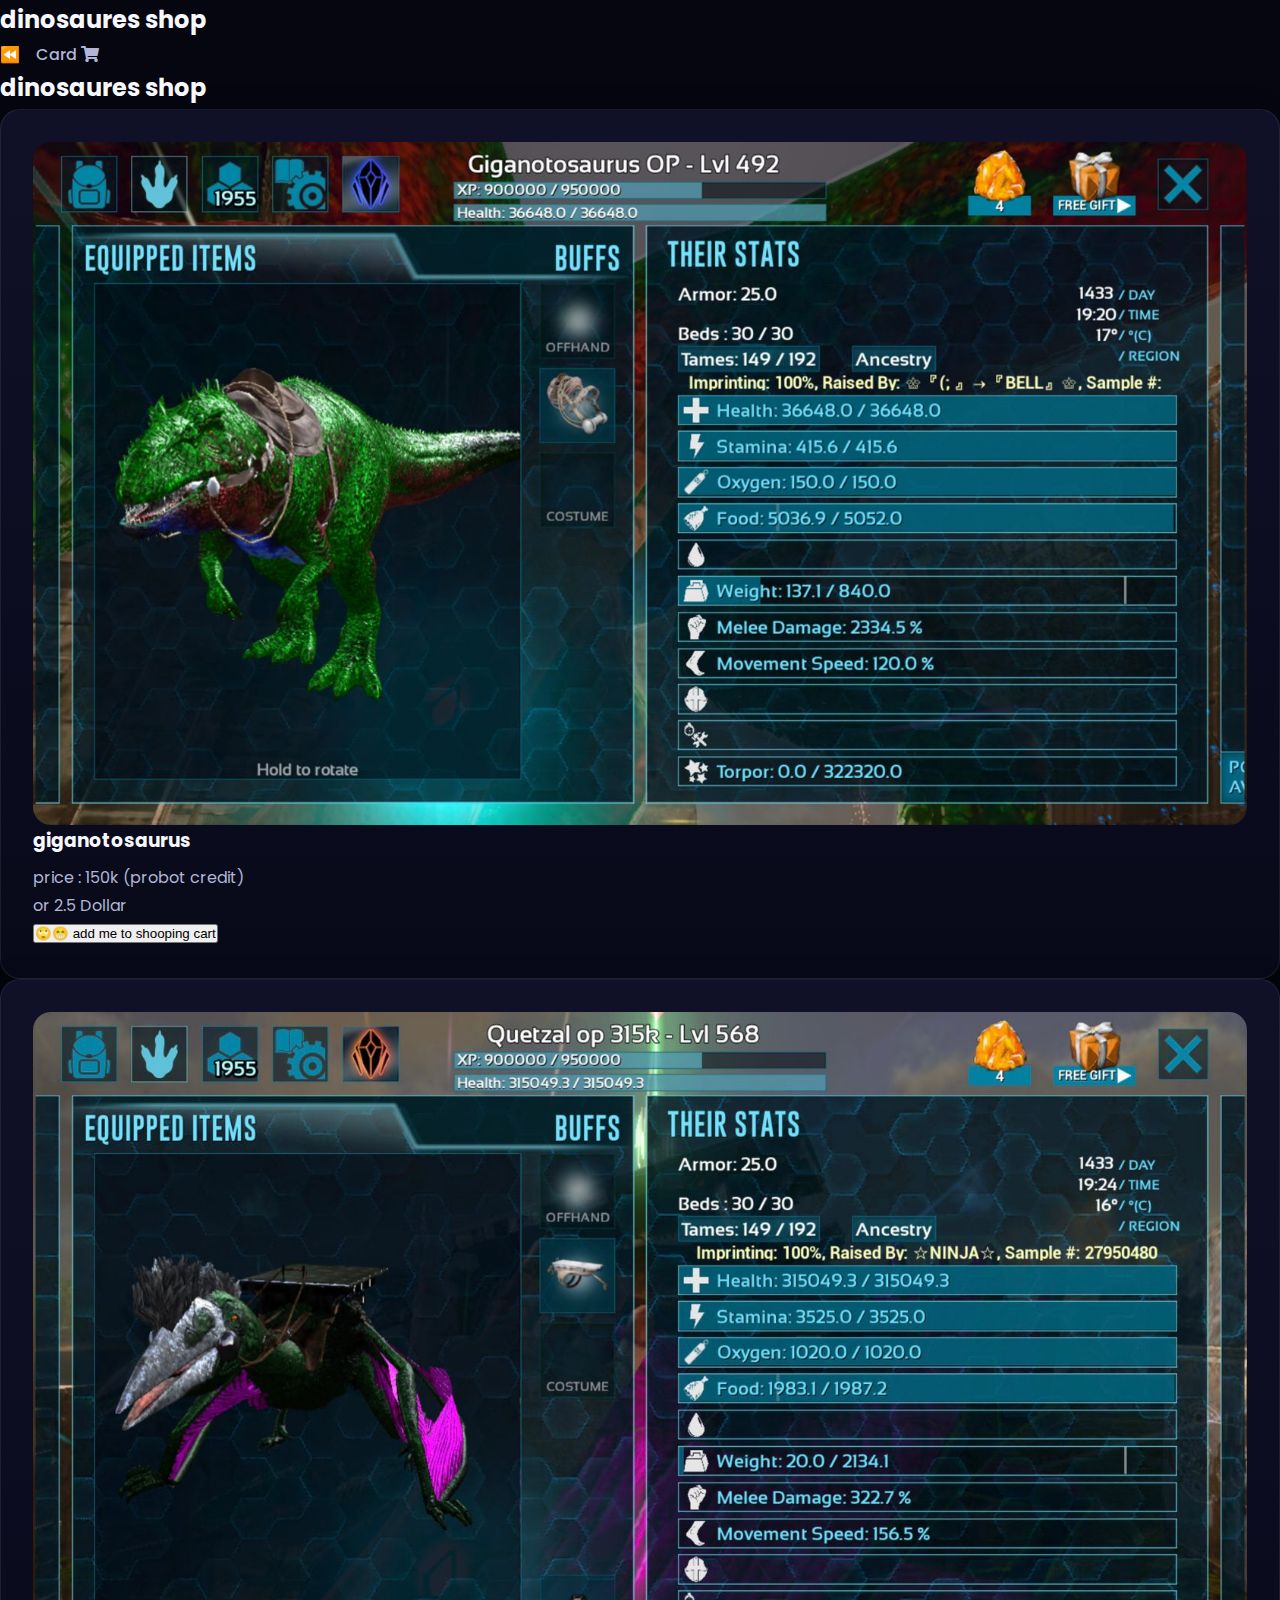
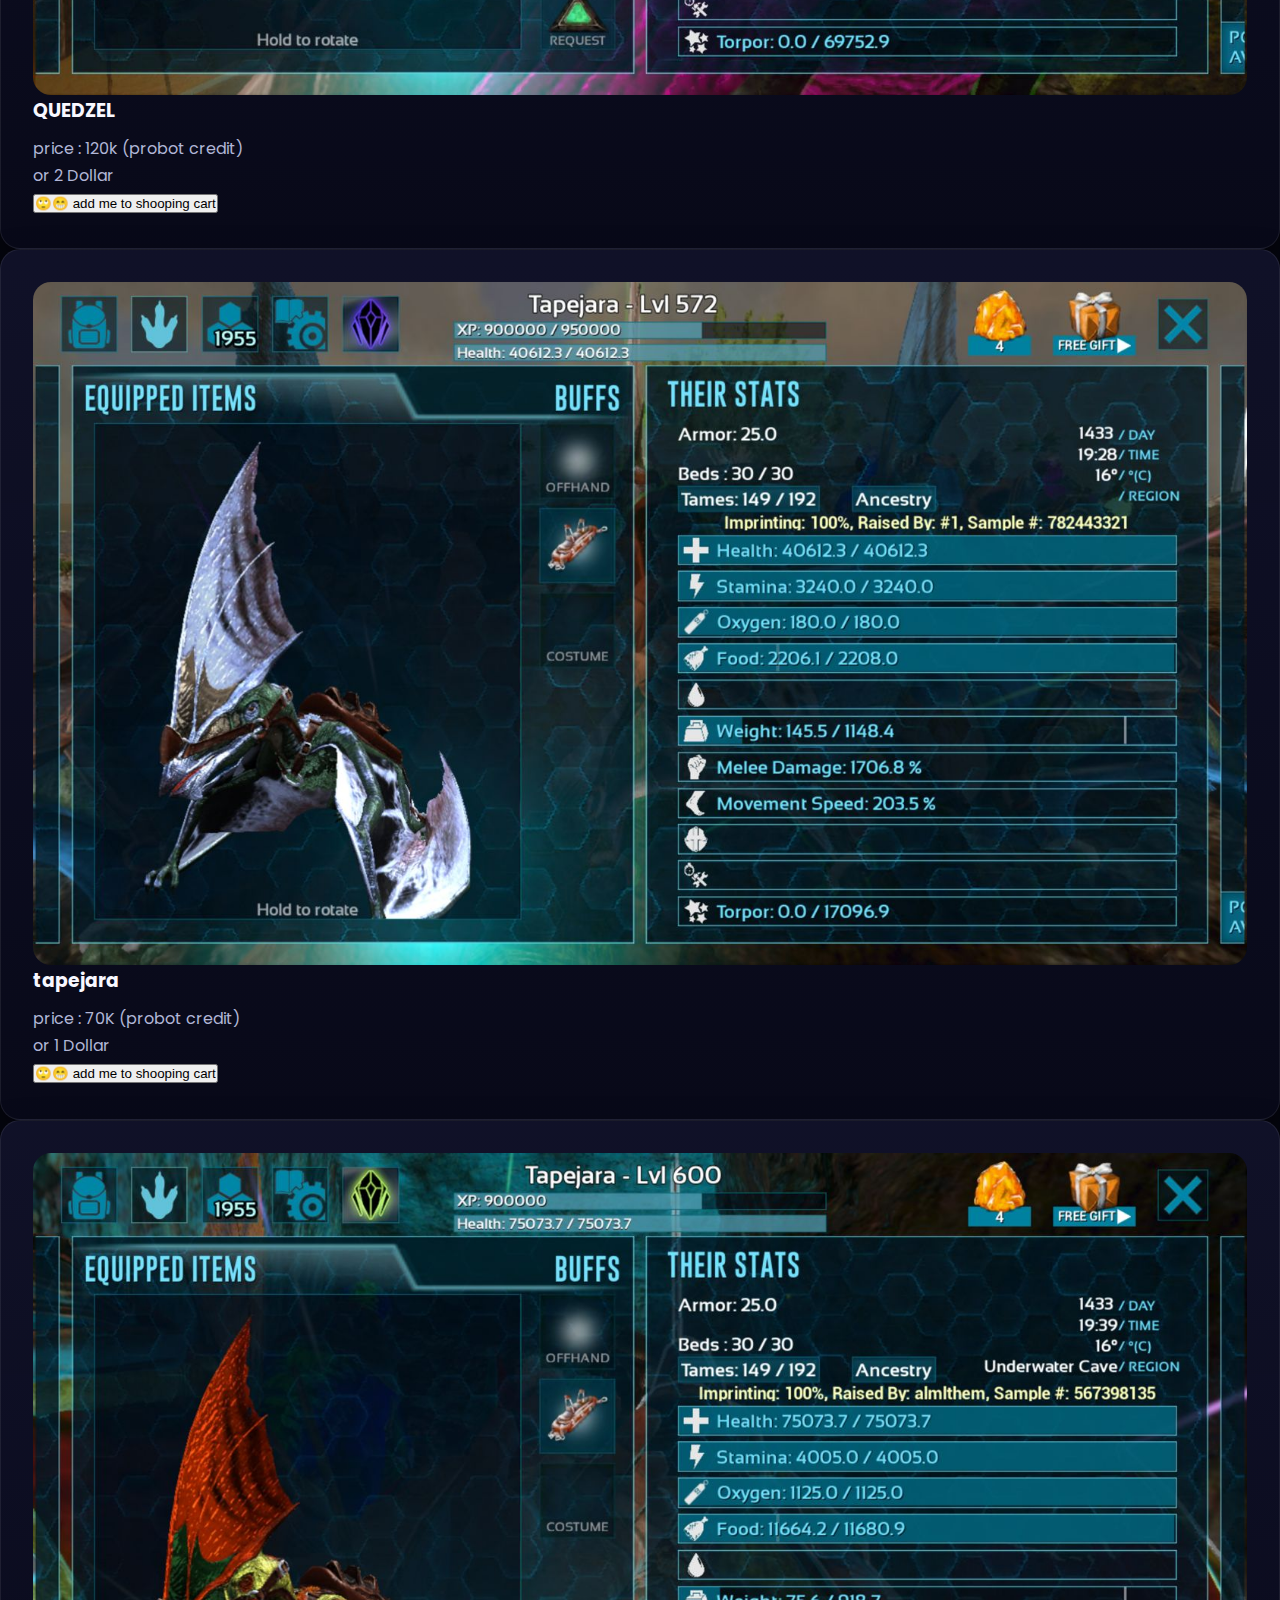
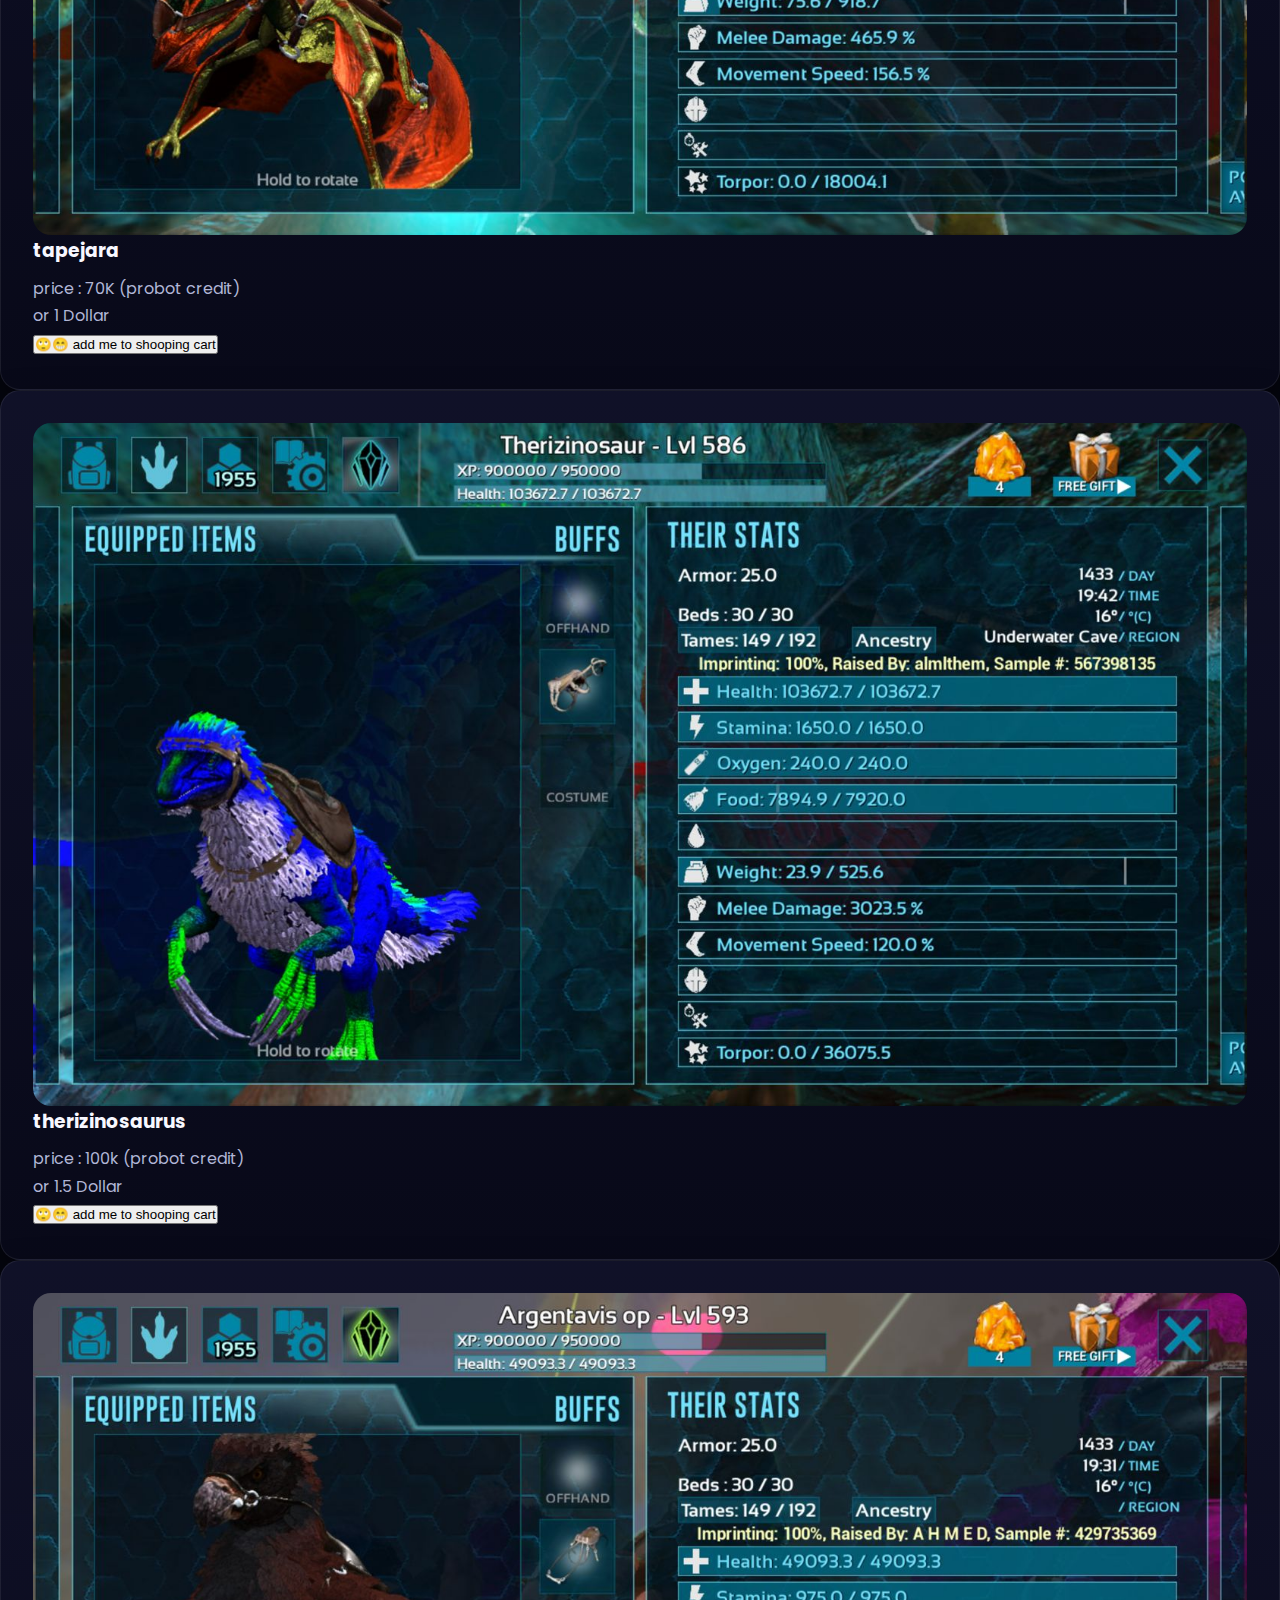
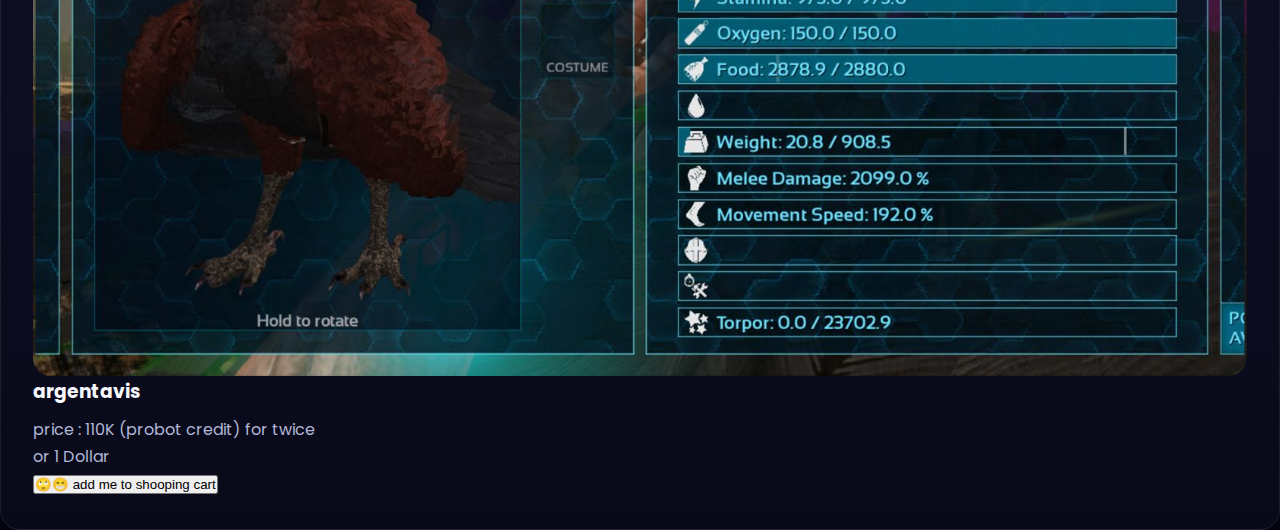
<file: shopdino.html>
<!DOCTYPE html>
<html lang="en" dir="rtl" >
<head>
  <link rel="stylesheet" href="style.css">
  <meta charset="UTF-8">
  <link rel="stylesheet" href="https://cdnjs.cloudflare.com/ajax/libs/font-awesome/5.15.4/css/all.min.css">
  <meta http-equiv="X-UA-Compatible" content="IE=edge">
  <meta name="viewport" content="width=device-width, initial-scale=1.0">
  <title>dat shop</title>
  <script src="script.js"></script>
<link rel="stylesheet" href="cart.css">
  <script>
function add() {
    alert("your order added to cart")
}
function not() {
    alert("not ready yet")
}
  function playaudio(t){ document.getElementById(t).play()
  }
  function stopaudio(p){ document.getElementById(p).pause()
  }
  </script>
</head>
<body>
    <header class="headdino">    <h2>dinosaures shop</h2>
        <nav class="nav">
            
            <a onclick="hide()" href="#shopping-cart"> <i class="fas fa-shopping-cart"></i> card</a>
            <a href="index.html"> ⏪</a>
        </nav>
        
    </header>
<section class="shop" >
    <h2>dinosaures shop</h2>
    <div class="content">
      <div class="card" >
          <div onmouseover='playaudio("v1")' onmouseout='stopaudio("v1")' >
              <img src="images/giga.jpeg" alt="">
          </div>
          <div class="info" >
            <audio hidden id="v1" src='images/Gigasound.ogg'  controls></audio>

              <h3>  giganotosaurus</h3>
              <p id="par"><span>price : </span> 150k (probot credit) 
              </p><p id="par"> or 2.5 Dollar </p>
               <input class="btn-shop" type="button" value="add me to shooping cart 😁🙄"  onclick="myfunction('giganotosaurus',2.5)"> 
          </div>
      </div>
    </div>
    <div class="content">
        <div class="card" >
            <div onmouseover='playaudio("v2")' onmouseout='stopaudio("v2")' >
                <img src="images/quedzel.jpeg" alt="">
            </div>
            <div class="info" >
                <audio hidden id="v2" src='images/Quetzal.OGG'  controls></audio>

                <h3> QUEDZEL</h3>
                <p id="par"><span>price : </span> 120k (probot credit) 
                </p><p id="par"> or 2 Dollar </p>
               <input class="btn-shop" type="button" value="add me to shooping cart 😁🙄"  onclick="myfunction('quedzel',2)"> 
            </div>
        </div>
    </div>
    <div class="content">
        <div class="card" >
            <div onmouseover='playaudio("v3")' onmouseout='stopaudio("v3")'>
                <img src="images/tape.jpeg" alt="">
            </div>
            <div class="info" >
                <audio hidden id="v3" src='images/Tapejarasound.ogg'  controls></audio>

                <h3> tapejara</h3>
                <p id="par"><span>price : </span> 70K (probot credit) 
                </p><p id="par"> or 1 Dollar </p>
               <input class="btn-shop" type="button" value="add me to shooping cart 😁🙄"  onclick="myfunction('tapejara',1)"> 
            </div>
        </div>
      </div>
      <div class="content">
        <div class="card" >
            <div onmouseover='playaudio("v3")' onmouseout='stopaudio("v3")'>
                <img src="images/tape2.jpeg" alt="">
            </div>
            <div class="info" >
                <h3> tapejara</h3>
                <p id="par"><span>price : </span> 70K (probot credit) 
                </p><p id="par"> or 1 Dollar </p>
               <input class="btn-shop" type="button" value="add me to shooping cart 😁🙄"  onclick="myfunction('tapejara',1)"> 
            </div>
        </div>
      </div>
      <div class="content">
        <div class="card" >
            <div onmouseover='playaudio("v4")' onmouseout='stopaudio("v4")' >
                <img src="images/thery.jpeg" alt="">
            </div>
            <div class="info" >
                <audio hidden id="v4" src='images/Therizinosound.ogg'  controls></audio>

                <h3> therizinosaurus</h3>
                <p id="par"><span>price : </span> 100k (probot credit) 
                </p><p id="par"> or 1.5 Dollar </p>
               <input class="btn-shop" type="button" value="add me to shooping cart 😁🙄" onclick="myfunction('therizinosaurus',1.5)"> 
            </div>
        </div>
      </div>
      <div class="content">
        <div class="card" >
            <div onmouseover='playaudio("v5")' onmouseout='stopaudio("v5")''>
                <img src="images/argy.jpeg" alt="">
            </div>
            <div class="info" >
                <audio hidden id="v5" src='images/Argentavissound.ogg'  controls></audio>
                <h3> argentavis</h3>
                <p id="par"><span>price : </span> 110K (probot credit) for twice
                </p><p id="par"> or 1 Dollar </p>
               <input class="btn-shop" type="button" value="add me to shooping cart 😁🙄"  onclick="myfunction('argentavis',1)"> 
            </div>
        </div>
      </div>
      <div id="shopping-cart" hidden dir="ltr">
        <h2>your shopping Cart</h2>
        <table id="tab">
          <thead>
            <tr>
            <th>Product</th>
            <th>Price</th>
          </tr>
          </thead>
          <tbody">
          </tbody>
        </table>
        <hr>
        <table id="tab2" >
          <tr>
            <td>Items</td>
            <td>Total</td>
          </tr>
          <tr>
            <td>x <span id="quantity">0</span></td>
           
            <td>$<span id="total">0</span></td>
          </tr></table>

          
        <div class="cartbtn">  
          <a id="btn" onclick="delet()">delete</a>
<a id="btn" href="form.html">purchase</a>
        </div>
      </div>
</section>

  
</body>
</html>
</file>
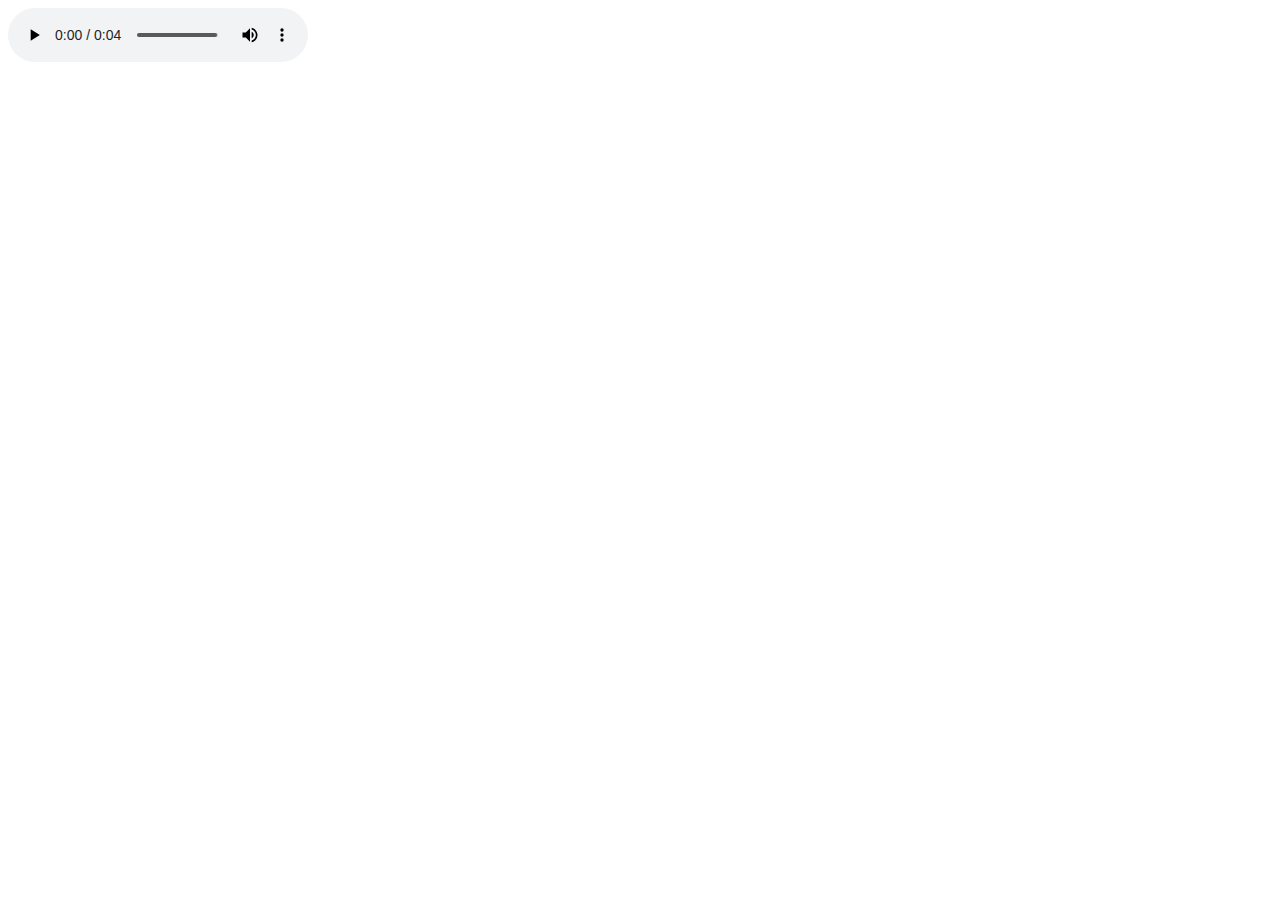
<file: images/Untitled-2.html>
<html>
<head>

  <script type="text/javascript">
  function playaudio(){ document.getElementById('v1').play()
  }
  </script>
   
  </head>
  
  <body>
  
           <audio id="v1" src='Gigasound.ogg' onmouseover='playaudio()' controls></audio>
  
      </body>
  </html>
</file>
<file: style.css>
@import url('https://fonts.googleapis.com/css2?family=Poppins:wght@300;400;500;600;700&display=swap');

:root {
    --bg: #05060f;
    --surface: #0c0d1c;
    --card: #11122a;
    --text: #f8f8ff;
    --muted: #b1b6d6;
    --accent: #5db8ff;
    --accent-strong: #7b5bff;
    --danger: #fd5d5d;
    --border: rgba(255, 255, 255, 0.08);
    --shadow: 0 15px 35px rgba(0, 0, 0, 0.35);
}

* {
    box-sizing: border-box;
    margin: 0;
    padding: 0;
    scroll-behavior: smooth;
}

body {
    font-family: 'Poppins', sans-serif;
    background: var(--bg);
    color: var(--text);
    min-height: 100vh;
    line-height: 1.7;
}

img {
    max-width: 100%;
    display: block;
    border-radius: 18px;
}

a {
    text-decoration: none;
    color: inherit;
}

.header {
    position: sticky;
    top: 0;
    z-index: 999;
    width: 100%;
    display: flex;
    justify-content: space-between;
    align-items: center;
    padding: 1rem clamp(1.5rem, 5vw, 4rem);
    background: rgba(5, 6, 15, 0.95);
    border-bottom: 1px solid var(--border);
    backdrop-filter: blur(12px);
}

.logo {
    font-size: 1.4rem;
    font-weight: 700;
    letter-spacing: 0.4em;
    text-transform: uppercase;
    color: var(--accent);
}

.nav {
    display: flex;
    align-items: center;
    gap: 1rem;
    flex-wrap: wrap;
    justify-content: flex-end;
}

.nav a {
    text-transform: capitalize;
    color: var(--muted);
    font-weight: 500;
    transition: color 0.2s ease;
}

.nav a:hover {
    color: var(--accent);
}

.btn {
    display: inline-flex;
    align-items: center;
    justify-content: center;
    gap: 0.35rem;
    padding: 0.85rem 1.75rem;
    border-radius: 999px;
    font-weight: 600;
    text-transform: capitalize;
    border: 1px solid transparent;
    transition: transform 0.2s ease, box-shadow 0.2s ease, background 0.2s ease;
}

.btn-small {
    padding: 0.5rem 1.25rem;
    font-size: 0.9rem;
}

.btn-primary {
    background: linear-gradient(120deg, var(--accent) 0%, var(--accent-strong) 100%);
    color: #fff;
    box-shadow: 0 8px 25px rgba(93, 184, 255, 0.35);
}

.btn-primary:hover {
    transform: translateY(-2px);
}

.btn-secondary {
    border: 1px solid var(--border);
    background: rgba(255, 255, 255, 0.05);
    color: var(--text);
}

.btn-secondary:hover {
    background: rgba(255, 255, 255, 0.12);
}

.btn-ghost {
    border: 1px solid transparent;
    color: var(--muted);
}

.btn-ghost:hover {
    color: var(--accent);
}

main {
    overflow: hidden;
}

.hero {
    position: relative;
    min-height: 90vh;
    display: flex;
    align-items: center;
    padding: clamp(6rem, 12vw, 10rem) clamp(1.5rem, 6vw, 7rem);
    background: radial-gradient(circle at top, rgba(125, 91, 255, 0.25), transparent 55%), url('images/back.png') center/cover no-repeat;
}

.hero::after {
    content: '';
    position: absolute;
    inset: 0;
    background: linear-gradient(120deg, rgba(5, 6, 15, 0.9) 20%, rgba(5, 6, 15, 0.4) 100%);
}

.hero-content {
    position: relative;
    z-index: 1;
    max-width: 720px;
}

.eyebrow {
    text-transform: uppercase;
    letter-spacing: 0.3em;
    font-size: 0.85rem;
    color: var(--accent);
    font-weight: 600;
    margin-bottom: 1rem;
}

h1 {
    font-size: clamp(2.5rem, 4vw, 4rem);
    line-height: 1.2;
    margin-bottom: 1rem;
}

.hero-text {
    color: var(--muted);
    margin-bottom: 2rem;
}

.hero-cta {
    display: flex;
    flex-wrap: wrap;
    gap: 1rem;
    margin-bottom: 2.5rem;
}

.stats {
    display: grid;
    grid-template-columns: repeat(auto-fit, minmax(160px, 1fr));
    gap: 1rem;
}

.stat {
    background: rgba(255, 255, 255, 0.05);
    border: 1px solid var(--border);
    border-radius: 18px;
    padding: 1.2rem;
    text-align: center;
}

.stat-value {
    font-size: 2rem;
    font-weight: 700;
}

.stat-label {
    text-transform: uppercase;
    letter-spacing: 0.2em;
    font-size: 0.75rem;
    color: var(--muted);
}

.content-section {
    padding: clamp(4rem, 8vw, 7rem) clamp(1.5rem, 6vw, 7rem);
    border-bottom: 1px solid var(--border);
}

.section-title {
    max-width: 720px;
    margin: 0 auto 3rem auto;
    text-align: center;
}

.section-title.narrow {
    max-width: 600px;
}

.section-title h2 {
    font-size: clamp(2rem, 3vw, 3rem);
    margin-bottom: 1rem;
}

.section-title p {
    color: var(--muted);
}

.cards-grid {
    display: grid;
    grid-template-columns: repeat(auto-fit, minmax(240px, 1fr));
    gap: 1.5rem;
    margin-bottom: 3rem;
}

.card {
    background: linear-gradient(180deg, rgba(17, 18, 42, 0.95), rgba(9, 10, 26, 0.9));
    border: 1px solid var(--border);
    border-radius: 20px;
    padding: 2rem;
    box-shadow: var(--shadow);
    transition: transform 0.2s ease, border 0.2s ease;
    text-align: left;
}

.card:hover {
    transform: translateY(-6px);
    border-color: rgba(93, 184, 255, 0.5);
}

.card .icon {
    font-size: 2.5rem;
    color: var(--accent);
    margin-bottom: 1rem;
}

.card h3 {
    margin-bottom: 0.5rem;
}

.card p {
    color: var(--muted);
}

.story {
    display: grid;
    grid-template-columns: repeat(auto-fit, minmax(260px, 1fr));
    gap: 2rem;
    align-items: center;
    background: rgba(255, 255, 255, 0.02);
    border: 1px solid var(--border);
    border-radius: 26px;
    padding: clamp(1.5rem, 4vw, 3rem);
}

.story-copy h4 {
    font-size: 1.4rem;
    margin-bottom: 1rem;
}

.story-copy p {
    color: var(--muted);
    margin-bottom: 0.8rem;
}

.story-actions {
    margin-top: 1rem;
}

.feature-grid {
    display: grid;
    grid-template-columns: repeat(auto-fit, minmax(220px, 1fr));
    gap: 1.5rem;
}

.feature-card {
    background: var(--card);
    border-radius: 22px;
    padding: 1.5rem;
    border: 1px solid var(--border);
    text-align: left;
}

.feature-icon {
    width: 52px;
    height: 52px;
    border-radius: 16px;
    background: rgba(93, 184, 255, 0.15);
    display: grid;
    place-items: center;
    color: var(--accent);
    font-size: 1.3rem;
    margin-bottom: 1rem;
}

.feature-card p {
    color: var(--muted);
}

.testimonials {
    text-align: center;
}

.testimonial-grid {
    display: grid;
    grid-template-columns: repeat(auto-fit, minmax(260px, 1fr));
    gap: 1.5rem;
}

.testimonial-card {
    padding: 2rem;
    border-radius: 24px;
    background: radial-gradient(circle at top, rgba(93, 184, 255, 0.15), rgba(17, 18, 42, 0.9));
    border: 1px solid var(--border);
    font-style: italic;
    color: var(--muted);
}

.testimonial-card span {
    display: block;
    margin-top: 1rem;
    font-weight: 600;
    color: var(--text);
}

.faq-grid {
    display: grid;
    grid-template-columns: repeat(auto-fit, minmax(260px, 1fr));
    gap: 1rem;
}

.faq-item {
    padding: 1.5rem;
    border-radius: 20px;
    border: 1px solid var(--border);
    background: rgba(255, 255, 255, 0.03);
}

.faq-item h3 {
    margin-bottom: 0.5rem;
    font-size: 1.1rem;
}

.faq-item p {
    color: var(--muted);
}

.cta-strip {
    display: flex;
    flex-wrap: wrap;
    justify-content: space-between;
    align-items: center;
    gap: 1.5rem;
    padding: clamp(2rem, 5vw, 3.5rem);
    background: linear-gradient(120deg, rgba(125, 91, 255, 0.25), rgba(93, 184, 255, 0.25));
    border-radius: 28px;
    margin: clamp(2rem, 5vw, 4rem);
    border: 1px solid rgba(255, 255, 255, 0.15);
}

.cta-content h3 {
    font-size: 1.8rem;
}

.cta-content p {
    color: var(--muted);
}

.cta-actions {
    display: flex;
    flex-wrap: wrap;
    gap: 1rem;
}

.site-footer {
    background: #000016;
    color: #fff;
    padding: 2.5rem clamp(1.5rem, 6vw, 7rem);
    display: flex;
    flex-wrap: wrap;
    justify-content: space-between;
    align-items: center;
    gap: 1rem;
}

.social a {
    font-size: 1.3em;
    padding-right: 12px;
    color: var(--muted);
    transition: color 0.2s ease;
}

.social a:hover {
    color: var(--accent);
}

.ftitle {
    font-size: 1.1em;
    font-weight: 600;
}

.ftitle span {
    color: var(--accent);
}

@media (max-width: 768px) {
    .header {
        position: fixed;
        padding: 0.75rem 1.25rem;
    }

    body {
        padding-top: 70px;
    }

    .hero {
        padding-top: 8rem;
    }

    .nav {
        gap: 0.6rem;
    }

    .hero-cta,
    .cta-actions {
        flex-direction: column;
        align-items: flex-start;
    }
}
</file>
<file: index2.css>
@import url('https://fonts.googleapis.com/css2?family=Space+Grotesk:wght@400;500;600&display=swap');

:root {
  --bg: #030712;
  --panel: #0c1224;
  --card: #131a31;
  --text: #f4f6ff;
  --muted: #aab4d4;
  --accent: #7f5dff;
  --accent-2: #5dd6ff;
  --border: rgba(255, 255, 255, 0.08);
}

* {
  box-sizing: border-box;
}

body {
  margin: 0;
  min-height: 100vh;
  font-family: 'Space Grotesk', sans-serif;
  background: radial-gradient(circle at top, rgba(125, 93, 255, 0.25), transparent 45%), var(--bg);
  color: var(--text);
  line-height: 1.6;
}

a {
  text-decoration: none;
  color: inherit;
}

.portal-header {
  position: sticky;
  top: 0;
  z-index: 99;
  display: flex;
  justify-content: space-between;
  align-items: center;
  padding: 1rem clamp(1.5rem, 6vw, 4rem);
  background: rgba(3, 7, 18, 0.9);
  border-bottom: 1px solid var(--border);
  backdrop-filter: blur(12px);
}

.brand {
  text-transform: uppercase;
  letter-spacing: 0.4em;
  font-weight: 600;
  color: var(--accent-2);
}

.portal-header nav {
  display: flex;
  gap: 1.25rem;
  font-size: 0.95rem;
  text-transform: capitalize;
  color: var(--muted);
}

.portal-header nav a:hover {
  color: var(--accent);
}

.portal-main {
  padding: clamp(2rem, 6vw, 4rem);
  max-width: 1200px;
  margin: 0 auto;
  display: flex;
  flex-direction: column;
  gap: 3rem;
}

.portal-hero {
  background: var(--panel);
  border: 1px solid var(--border);
  border-radius: 28px;
  padding: clamp(1.5rem, 4vw, 3rem);
  box-shadow: 0 20px 40px rgba(0, 0, 0, 0.35);
}

.eyebrow {
  text-transform: uppercase;
  letter-spacing: 0.4em;
  font-size: 0.8rem;
  color: var(--accent-2);
  margin-bottom: 0.5rem;
}

.eyebrow.small {
  letter-spacing: 0.3em;
}

 .portal-hero h1 {
  font-size: clamp(2rem, 4vw, 3.2rem);
  margin-bottom: 0.75rem;
  line-height: 1.2;
}

.lead {
  color: var(--muted);
  margin-bottom: 1.5rem;
}

.hero-actions {
  display: flex;
  flex-wrap: wrap;
  gap: 1rem;
}

.pill {
  border: none;
  border-radius: 999px;
  padding: 0.9rem 1.75rem;
  font-size: 0.95rem;
  font-weight: 600;
  background: linear-gradient(120deg, var(--accent) 0%, var(--accent-2) 100%);
  color: #fff;
  cursor: pointer;
  display: inline-flex;
  align-items: center;
  gap: 0.5rem;
  text-transform: capitalize;
  box-shadow: 0 15px 30px rgba(125, 93, 255, 0.35);
}

.pill-secondary {
  background: transparent;
  border: 1px solid var(--border);
  color: var(--text);
  box-shadow: none;
}

.pill-secondary:hover {
  border-color: rgba(255, 255, 255, 0.3);
}

.portal-grid {
  display: grid;
  grid-template-columns: repeat(auto-fit, minmax(250px, 1fr));
  gap: 1.5rem;
}

.portal-card {
  background: var(--card);
  border: 1px solid var(--border);
  border-radius: 24px;
  padding: 1.75rem;
  display: flex;
  flex-direction: column;
  gap: 0.75rem;
  box-shadow: 0 12px 24px rgba(0, 0, 0, 0.25);
}

.portal-card .icon {
  width: 52px;
  height: 52px;
  border-radius: 14px;
  background: rgba(125, 93, 255, 0.15);
  display: grid;
  place-items: center;
  color: var(--accent);
  font-size: 1.2rem;
}

.portal-card ul {
  list-style: none;
  padding-left: 0;
  color: var(--muted);
  margin: 0;
}

.card-btn {
  margin-top: auto;
  border-radius: 14px;
  border: 1px solid var(--border);
  padding: 0.85rem;
  background: rgba(255, 255, 255, 0.03);
  color: var(--text);
  font-weight: 600;
  cursor: pointer;
  transition: background 0.2s ease;
}

.card-btn:hover {
  background: rgba(255, 255, 255, 0.12);
}

.preview-panel {
  background: var(--panel);
  border-radius: 28px;
  border: 1px solid var(--border);
  padding: clamp(1.25rem, 4vw, 2rem);
  box-shadow: 0 20px 40px rgba(0, 0, 0, 0.3);
}

.preview-header {
  display: flex;
  flex-wrap: wrap;
  justify-content: space-between;
  align-items: center;
  gap: 1rem;
  margin-bottom: 1.25rem;
}

.preview-header h3 {
  margin: 0;
}

.preview-actions {
  display: flex;
  flex-wrap: wrap;
  gap: 0.75rem;
}

iframe {
  width: 100%;
  min-height: 480px;
  border-radius: 22px;
  border: 1px solid var(--border);
  background: #fff;
}

@media (max-width: 768px) {
  .portal-header nav {
    display: none;
  }

  .preview-actions {
    flex-direction: column;
  }
}
</file>
<file: cart.css>
* {
  text-align: left;
}

#shopping-cart {
  border-radius: 24px;
  border: 1px solid rgba(255, 255, 255, 0.1);
  background: rgba(3, 7, 18, 0.85);
  color: #f4f6ff;
  padding: clamp(1rem, 3vw, 2rem);
  box-shadow: 0 20px 45px rgba(0, 0, 0, 0.35);
}

#shopping-cart h2 {
  margin-top: 0;
}

#tab {
  width: 100%;
  border-collapse: collapse;
  margin-top: 1rem;
  font-size: 0.95rem;
}

#tab th,
#tab td {
  text-align: left;
  padding: 0.65rem 0.5rem;
  border-bottom: 1px solid rgba(255, 255, 255, 0.08);
}

#tab th {
  text-transform: uppercase;
  letter-spacing: 0.1em;
  font-size: 0.75rem;
  color: #aab4d4;
}

#tab2 {
  margin-top: 1rem;
  width: 100%;
  border-collapse: collapse;
  color: #f4f6ff;
}

#tab2 td {
  padding: 0.35rem 0;
}

.cartbtn {
  width: 100%;
  display: flex;
  flex-wrap: wrap;
  justify-content: flex-end;
  gap: 0.75rem;
  margin-top: 1rem;
}

#btn {
  color: #05060f;
  background: linear-gradient(120deg, #ffb347 0%, #ff6b9c 100%);
  text-decoration: none;
  font-size: 0.95rem;
  font-weight: 600;
  display: inline-block;
  letter-spacing: 0.05em;
  border-radius: 999px;
  padding: 0.65rem 1.25rem;
  transition: transform 0.2s ease;
}

#btn:hover {
  transform: translateY(-2px);
}

.cart-panel {
  border-radius: 28px;
  background: rgba(10, 12, 27, 0.92);
  border: 1px solid rgba(255, 255, 255, 0.08);
  color: #f4f6ff;
}

.cart-header {
  display: flex;
  justify-content: space-between;
  align-items: center;
  gap: 1rem;
}

.cart-header h2 {
  margin: 0;
}

.close-cart {
  border-radius: 999px;
  border: 1px solid rgba(255, 255, 255, 0.2);
  background: transparent;
  color: #f4f6ff;
  padding: 0.5rem 1.1rem;
  cursor: pointer;
}

.cart-summary {
  margin-top: 1.5rem;
  display: flex;
  gap: 1rem;
  flex-wrap: wrap;
  border-top: 1px solid rgba(255, 255, 255, 0.08);
  padding-top: 1rem;
}

.cart-summary div {
  flex: 1;
  min-width: 120px;
  display: flex;
  justify-content: space-between;
}

.cart-summary span {
  color: #aab4d4;
}

.cart-summary strong {
  font-size: 1.2rem;
}

.cart-actions {
  margin-top: 1.5rem;
  display: flex;
  flex-wrap: wrap;
  gap: 0.75rem;
}

.cart-actions .ghost,
.cart-actions .primary {
  flex: 1;
  min-width: 180px;
  text-align: center;
  border-radius: 999px;
  padding: 0.85rem 1.2rem;
  font-weight: 600;
}

.cart-actions .ghost {
  border: 1px solid rgba(255, 255, 255, 0.2);
  background: transparent;
  color: #f4f6ff;
  cursor: pointer;
}

.cart-actions .primary {
  background: linear-gradient(120deg, #ffb347 0%, #ff6b9c 100%);
  color: #05060f;
}
</file>
